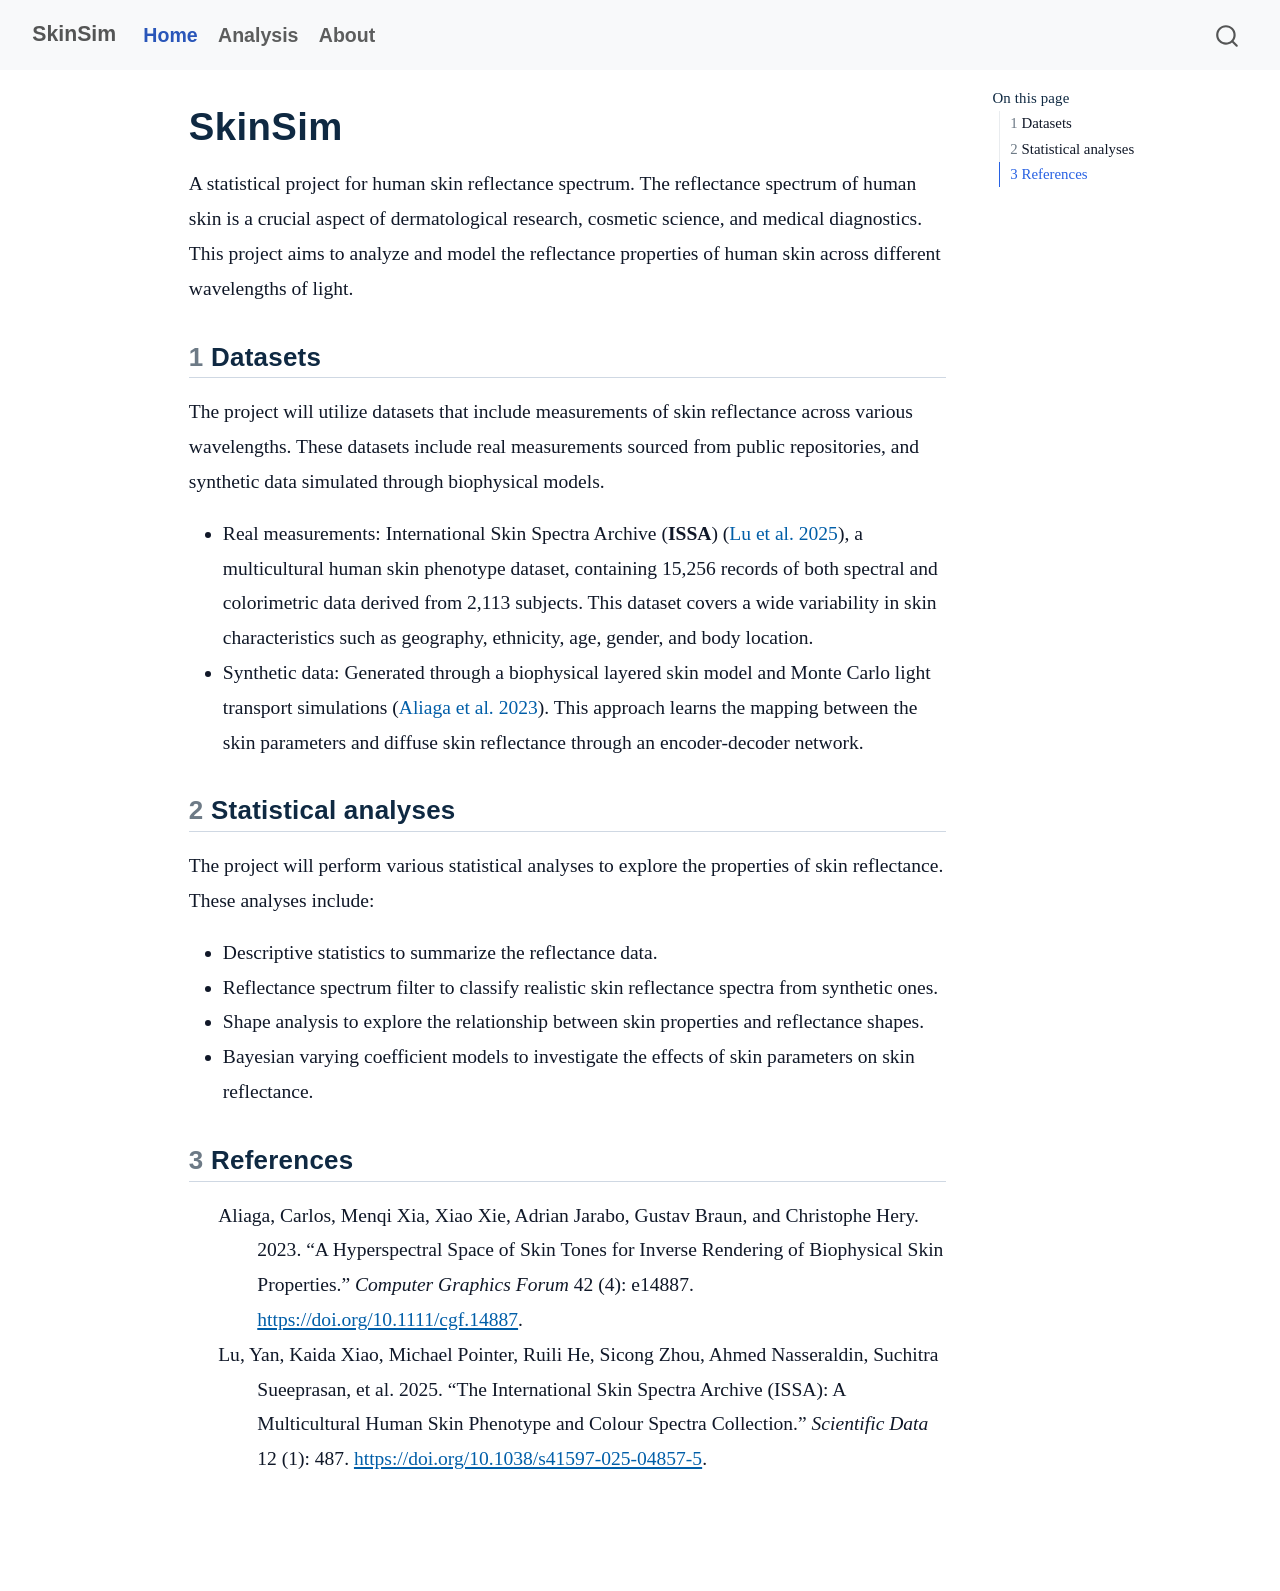
<file: docs/index.html>
<!DOCTYPE html>
<html xmlns="http://www.w3.org/1999/xhtml" lang="en" xml:lang="en"><head>

<meta charset="utf-8">
<meta name="generator" content="quarto-1.8.26">

<meta name="viewport" content="width=device-width, initial-scale=1.0, user-scalable=yes">


<title>SkinSim</title>
<style>
code{white-space: pre-wrap;}
span.smallcaps{font-variant: small-caps;}
div.columns{display: flex; gap: min(4vw, 1.5em);}
div.column{flex: auto; overflow-x: auto;}
div.hanging-indent{margin-left: 1.5em; text-indent: -1.5em;}
ul.task-list{list-style: none;}
ul.task-list li input[type="checkbox"] {
  width: 0.8em;
  margin: 0 0.8em 0.2em -1em; /* quarto-specific, see https://github.com/quarto-dev/quarto-cli/issues/4556 */ 
  vertical-align: middle;
}
/* CSS for citations */
div.csl-bib-body { }
div.csl-entry {
  clear: both;
  margin-bottom: 0em;
}
.hanging-indent div.csl-entry {
  margin-left:2em;
  text-indent:-2em;
}
div.csl-left-margin {
  min-width:2em;
  float:left;
}
div.csl-right-inline {
  margin-left:2em;
  padding-left:1em;
}
div.csl-indent {
  margin-left: 2em;
}</style>


<script src="site_libs/quarto-nav/quarto-nav.js"></script>
<script src="site_libs/quarto-nav/headroom.min.js"></script>
<script src="site_libs/clipboard/clipboard.min.js"></script>
<script src="site_libs/quarto-search/autocomplete.umd.js"></script>
<script src="site_libs/quarto-search/fuse.min.js"></script>
<script src="site_libs/quarto-search/quarto-search.js"></script>
<meta name="quarto:offset" content="./">
<script src="site_libs/quarto-html/quarto.js" type="module"></script>
<script src="site_libs/quarto-html/tabsets/tabsets.js" type="module"></script>
<script src="site_libs/quarto-html/axe/axe-check.js" type="module"></script>
<script src="site_libs/quarto-html/popper.min.js"></script>
<script src="site_libs/quarto-html/tippy.umd.min.js"></script>
<script src="site_libs/quarto-html/anchor.min.js"></script>
<link href="site_libs/quarto-html/tippy.css" rel="stylesheet">
<link href="site_libs/quarto-html/quarto-syntax-highlighting-587c61ba64f3a5504c4d52d930310e48.css" rel="stylesheet" id="quarto-text-highlighting-styles">
<script src="site_libs/bootstrap/bootstrap.min.js"></script>
<link href="site_libs/bootstrap/bootstrap-icons.css" rel="stylesheet">
<link href="site_libs/bootstrap/bootstrap-5b4ad623e5705c0698d39aec6f10cf02.min.css" rel="stylesheet" append-hash="true" id="quarto-bootstrap" data-mode="light">
<script id="quarto-search-options" type="application/json">{
  "location": "navbar",
  "copy-button": false,
  "collapse-after": 3,
  "panel-placement": "end",
  "type": "overlay",
  "limit": 50,
  "keyboard-shortcut": [
    "f",
    "/",
    "s"
  ],
  "show-item-context": false,
  "language": {
    "search-no-results-text": "No results",
    "search-matching-documents-text": "matching documents",
    "search-copy-link-title": "Copy link to search",
    "search-hide-matches-text": "Hide additional matches",
    "search-more-match-text": "more match in this document",
    "search-more-matches-text": "more matches in this document",
    "search-clear-button-title": "Clear",
    "search-text-placeholder": "",
    "search-detached-cancel-button-title": "Cancel",
    "search-submit-button-title": "Submit",
    "search-label": "Search"
  }
}</script>


<link rel="stylesheet" href="styles.css">
</head>

<body class="nav-fixed quarto-light">

<div id="quarto-search-results"></div>
  <header id="quarto-header" class="headroom fixed-top">
    <nav class="navbar navbar-expand-lg " data-bs-theme="dark">
      <div class="navbar-container container-fluid">
      <div class="navbar-brand-container mx-auto">
    <a class="navbar-brand" href="./index.html">
    <span class="navbar-title">SkinSim</span>
    </a>
  </div>
            <div id="quarto-search" class="" title="Search"></div>
          <button class="navbar-toggler" type="button" data-bs-toggle="collapse" data-bs-target="#navbarCollapse" aria-controls="navbarCollapse" role="menu" aria-expanded="false" aria-label="Toggle navigation" onclick="if (window.quartoToggleHeadroom) { window.quartoToggleHeadroom(); }">
  <span class="navbar-toggler-icon"></span>
</button>
          <div class="collapse navbar-collapse" id="navbarCollapse">
            <ul class="navbar-nav navbar-nav-scroll me-auto">
  <li class="nav-item">
    <a class="nav-link active" href="./index.html" aria-current="page"> 
<span class="menu-text">Home</span></a>
  </li>  
  <li class="nav-item">
    <a class="nav-link" href="./analysis/index.html"> 
<span class="menu-text">Analysis</span></a>
  </li>  
  <li class="nav-item">
    <a class="nav-link" href="./about.html"> 
<span class="menu-text">About</span></a>
  </li>  
</ul>
          </div> <!-- /navcollapse -->
            <div class="quarto-navbar-tools">
</div>
      </div> <!-- /container-fluid -->
    </nav>
</header>
<!-- content -->
<div id="quarto-content" class="quarto-container page-columns page-rows-contents page-layout-article page-navbar">
<!-- sidebar -->
<!-- margin-sidebar -->
    <div id="quarto-margin-sidebar" class="sidebar margin-sidebar">
        <nav id="TOC" role="doc-toc" class="toc-active">
    <h2 id="toc-title">On this page</h2>
   
  <ul>
  <li><a href="#datasets" id="toc-datasets" class="nav-link active" data-scroll-target="#datasets"><span class="header-section-number">1</span> Datasets</a></li>
  <li><a href="#statistical-analyses" id="toc-statistical-analyses" class="nav-link" data-scroll-target="#statistical-analyses"><span class="header-section-number">2</span> Statistical analyses</a></li>
  <li><a href="#references" id="toc-references" class="nav-link" data-scroll-target="#references"><span class="header-section-number">3</span> References</a></li>
  </ul>
</nav>
    </div>
<!-- main -->
<main class="content" id="quarto-document-content">

<header id="title-block-header" class="quarto-title-block default">
<div class="quarto-title">
<h1 class="title">SkinSim</h1>
</div>



<div class="quarto-title-meta">

    
  
    
  </div>
  


</header>


<p>A statistical project for human skin reflectance spectrum. The reflectance spectrum of human skin is a crucial aspect of dermatological research, cosmetic science, and medical diagnostics. This project aims to analyze and model the reflectance properties of human skin across different wavelengths of light.</p>
<section id="datasets" class="level2" data-number="1">
<h2 data-number="1" class="anchored" data-anchor-id="datasets"><span class="header-section-number">1</span> Datasets</h2>
<p>The project will utilize datasets that include measurements of skin reflectance across various wavelengths. These datasets include real measurements sourced from public repositories, and synthetic data simulated through biophysical models.</p>
<ul>
<li>Real measurements: International Skin Spectra Archive (<strong>ISSA</strong>) <span class="citation" data-cites="lu2025issa">(<a href="#ref-lu2025issa" role="doc-biblioref">Lu et al. 2025</a>)</span>, a multicultural human skin phenotype dataset, containing 15,256 records of both spectral and colorimetric data derived from 2,113 subjects. This dataset covers a wide variability in skin characteristics such as geography, ethnicity, age, gender, and body location.</li>
<li>Synthetic data: Generated through a biophysical layered skin model and Monte Carlo light transport simulations <span class="citation" data-cites="aliaga2023hyperspectral">(<a href="#ref-aliaga2023hyperspectral" role="doc-biblioref">Aliaga et al. 2023</a>)</span>. This approach learns the mapping between the skin parameters and diffuse skin reflectance through an encoder-decoder network.</li>
</ul>
</section>
<section id="statistical-analyses" class="level2" data-number="2">
<h2 data-number="2" class="anchored" data-anchor-id="statistical-analyses"><span class="header-section-number">2</span> Statistical analyses</h2>
<p>The project will perform various statistical analyses to explore the properties of skin reflectance. These analyses include:</p>
<ul>
<li>Descriptive statistics to summarize the reflectance data.</li>
<li>Reflectance spectrum filter to classify realistic skin reflectance spectra from synthetic ones.</li>
<li>Shape analysis to explore the relationship between skin properties and reflectance shapes.</li>
<li>Bayesian varying coefficient models to investigate the effects of skin parameters on skin reflectance.</li>
</ul>
</section>
<section id="references" class="level2" data-number="3">
<h2 data-number="3" class="anchored" data-anchor-id="references"><span class="header-section-number">3</span> References</h2>
<div id="refs" class="references csl-bib-body hanging-indent" data-entry-spacing="0" role="list">
<div id="ref-aliaga2023hyperspectral" class="csl-entry" role="listitem">
Aliaga, Carlos, Menqi Xia, Xiao Xie, Adrian Jarabo, Gustav Braun, and Christophe Hery. 2023. <span>“A Hyperspectral Space of Skin Tones for Inverse Rendering of Biophysical Skin Properties.”</span> <em>Computer Graphics Forum</em> 42 (4): e14887. <a href="https://doi.org/10.1111/cgf.14887">https://doi.org/10.1111/cgf.14887</a>.
</div>
<div id="ref-lu2025issa" class="csl-entry" role="listitem">
Lu, Yan, Kaida Xiao, Michael Pointer, Ruili He, Sicong Zhou, Ahmed Nasseraldin, Suchitra Sueeprasan, et al. 2025. <span>“The International Skin Spectra Archive (ISSA): A Multicultural Human Skin Phenotype and Colour Spectra Collection.”</span> <em>Scientific Data</em> 12 (1): 487. <a href="https://doi.org/10.1038/s41597-025-04857-5">https://doi.org/10.1038/s41597-025-04857-5</a>.
</div>
</div>


</section>

</main> <!-- /main -->
<script id="quarto-html-after-body" type="application/javascript">
  window.document.addEventListener("DOMContentLoaded", function (event) {
    const icon = "";
    const anchorJS = new window.AnchorJS();
    anchorJS.options = {
      placement: 'right',
      icon: icon
    };
    anchorJS.add('.anchored');
    const isCodeAnnotation = (el) => {
      for (const clz of el.classList) {
        if (clz.startsWith('code-annotation-')) {                     
          return true;
        }
      }
      return false;
    }
    const onCopySuccess = function(e) {
      // button target
      const button = e.trigger;
      // don't keep focus
      button.blur();
      // flash "checked"
      button.classList.add('code-copy-button-checked');
      var currentTitle = button.getAttribute("title");
      button.setAttribute("title", "Copied!");
      let tooltip;
      if (window.bootstrap) {
        button.setAttribute("data-bs-toggle", "tooltip");
        button.setAttribute("data-bs-placement", "left");
        button.setAttribute("data-bs-title", "Copied!");
        tooltip = new bootstrap.Tooltip(button, 
          { trigger: "manual", 
            customClass: "code-copy-button-tooltip",
            offset: [0, -8]});
        tooltip.show();    
      }
      setTimeout(function() {
        if (tooltip) {
          tooltip.hide();
          button.removeAttribute("data-bs-title");
          button.removeAttribute("data-bs-toggle");
          button.removeAttribute("data-bs-placement");
        }
        button.setAttribute("title", currentTitle);
        button.classList.remove('code-copy-button-checked');
      }, 1000);
      // clear code selection
      e.clearSelection();
    }
    const getTextToCopy = function(trigger) {
      const outerScaffold = trigger.parentElement.cloneNode(true);
      const codeEl = outerScaffold.querySelector('code');
      for (const childEl of codeEl.children) {
        if (isCodeAnnotation(childEl)) {
          childEl.remove();
        }
      }
      return codeEl.innerText;
    }
    const clipboard = new window.ClipboardJS('.code-copy-button:not([data-in-quarto-modal])', {
      text: getTextToCopy
    });
    clipboard.on('success', onCopySuccess);
    if (window.document.getElementById('quarto-embedded-source-code-modal')) {
      const clipboardModal = new window.ClipboardJS('.code-copy-button[data-in-quarto-modal]', {
        text: getTextToCopy,
        container: window.document.getElementById('quarto-embedded-source-code-modal')
      });
      clipboardModal.on('success', onCopySuccess);
    }
      var localhostRegex = new RegExp(/^(?:http|https):\/\/localhost\:?[0-9]*\//);
      var mailtoRegex = new RegExp(/^mailto:/);
        var filterRegex = new RegExp('/' + window.location.host + '/');
      var isInternal = (href) => {
          return filterRegex.test(href) || localhostRegex.test(href) || mailtoRegex.test(href);
      }
      // Inspect non-navigation links and adorn them if external
     var links = window.document.querySelectorAll('a[href]:not(.nav-link):not(.navbar-brand):not(.toc-action):not(.sidebar-link):not(.sidebar-item-toggle):not(.pagination-link):not(.no-external):not([aria-hidden]):not(.dropdown-item):not(.quarto-navigation-tool):not(.about-link)');
      for (var i=0; i<links.length; i++) {
        const link = links[i];
        if (!isInternal(link.href)) {
          // undo the damage that might have been done by quarto-nav.js in the case of
          // links that we want to consider external
          if (link.dataset.originalHref !== undefined) {
            link.href = link.dataset.originalHref;
          }
        }
      }
    function tippyHover(el, contentFn, onTriggerFn, onUntriggerFn) {
      const config = {
        allowHTML: true,
        maxWidth: 500,
        delay: 100,
        arrow: false,
        appendTo: function(el) {
            return el.parentElement;
        },
        interactive: true,
        interactiveBorder: 10,
        theme: 'quarto',
        placement: 'bottom-start',
      };
      if (contentFn) {
        config.content = contentFn;
      }
      if (onTriggerFn) {
        config.onTrigger = onTriggerFn;
      }
      if (onUntriggerFn) {
        config.onUntrigger = onUntriggerFn;
      }
      window.tippy(el, config); 
    }
    const noterefs = window.document.querySelectorAll('a[role="doc-noteref"]');
    for (var i=0; i<noterefs.length; i++) {
      const ref = noterefs[i];
      tippyHover(ref, function() {
        // use id or data attribute instead here
        let href = ref.getAttribute('data-footnote-href') || ref.getAttribute('href');
        try { href = new URL(href).hash; } catch {}
        const id = href.replace(/^#\/?/, "");
        const note = window.document.getElementById(id);
        if (note) {
          return note.innerHTML;
        } else {
          return "";
        }
      });
    }
    const xrefs = window.document.querySelectorAll('a.quarto-xref');
    const processXRef = (id, note) => {
      // Strip column container classes
      const stripColumnClz = (el) => {
        el.classList.remove("page-full", "page-columns");
        if (el.children) {
          for (const child of el.children) {
            stripColumnClz(child);
          }
        }
      }
      stripColumnClz(note)
      if (id === null || id.startsWith('sec-')) {
        // Special case sections, only their first couple elements
        const container = document.createElement("div");
        if (note.children && note.children.length > 2) {
          container.appendChild(note.children[0].cloneNode(true));
          for (let i = 1; i < note.children.length; i++) {
            const child = note.children[i];
            if (child.tagName === "P" && child.innerText === "") {
              continue;
            } else {
              container.appendChild(child.cloneNode(true));
              break;
            }
          }
          if (window.Quarto?.typesetMath) {
            window.Quarto.typesetMath(container);
          }
          return container.innerHTML
        } else {
          if (window.Quarto?.typesetMath) {
            window.Quarto.typesetMath(note);
          }
          return note.innerHTML;
        }
      } else {
        // Remove any anchor links if they are present
        const anchorLink = note.querySelector('a.anchorjs-link');
        if (anchorLink) {
          anchorLink.remove();
        }
        if (window.Quarto?.typesetMath) {
          window.Quarto.typesetMath(note);
        }
        if (note.classList.contains("callout")) {
          return note.outerHTML;
        } else {
          return note.innerHTML;
        }
      }
    }
    for (var i=0; i<xrefs.length; i++) {
      const xref = xrefs[i];
      tippyHover(xref, undefined, function(instance) {
        instance.disable();
        let url = xref.getAttribute('href');
        let hash = undefined; 
        if (url.startsWith('#')) {
          hash = url;
        } else {
          try { hash = new URL(url).hash; } catch {}
        }
        if (hash) {
          const id = hash.replace(/^#\/?/, "");
          const note = window.document.getElementById(id);
          if (note !== null) {
            try {
              const html = processXRef(id, note.cloneNode(true));
              instance.setContent(html);
            } finally {
              instance.enable();
              instance.show();
            }
          } else {
            // See if we can fetch this
            fetch(url.split('#')[0])
            .then(res => res.text())
            .then(html => {
              const parser = new DOMParser();
              const htmlDoc = parser.parseFromString(html, "text/html");
              const note = htmlDoc.getElementById(id);
              if (note !== null) {
                const html = processXRef(id, note);
                instance.setContent(html);
              } 
            }).finally(() => {
              instance.enable();
              instance.show();
            });
          }
        } else {
          // See if we can fetch a full url (with no hash to target)
          // This is a special case and we should probably do some content thinning / targeting
          fetch(url)
          .then(res => res.text())
          .then(html => {
            const parser = new DOMParser();
            const htmlDoc = parser.parseFromString(html, "text/html");
            const note = htmlDoc.querySelector('main.content');
            if (note !== null) {
              // This should only happen for chapter cross references
              // (since there is no id in the URL)
              // remove the first header
              if (note.children.length > 0 && note.children[0].tagName === "HEADER") {
                note.children[0].remove();
              }
              const html = processXRef(null, note);
              instance.setContent(html);
            } 
          }).finally(() => {
            instance.enable();
            instance.show();
          });
        }
      }, function(instance) {
      });
    }
        let selectedAnnoteEl;
        const selectorForAnnotation = ( cell, annotation) => {
          let cellAttr = 'data-code-cell="' + cell + '"';
          let lineAttr = 'data-code-annotation="' +  annotation + '"';
          const selector = 'span[' + cellAttr + '][' + lineAttr + ']';
          return selector;
        }
        const selectCodeLines = (annoteEl) => {
          const doc = window.document;
          const targetCell = annoteEl.getAttribute("data-target-cell");
          const targetAnnotation = annoteEl.getAttribute("data-target-annotation");
          const annoteSpan = window.document.querySelector(selectorForAnnotation(targetCell, targetAnnotation));
          const lines = annoteSpan.getAttribute("data-code-lines").split(",");
          const lineIds = lines.map((line) => {
            return targetCell + "-" + line;
          })
          let top = null;
          let height = null;
          let parent = null;
          if (lineIds.length > 0) {
              //compute the position of the single el (top and bottom and make a div)
              const el = window.document.getElementById(lineIds[0]);
              top = el.offsetTop;
              height = el.offsetHeight;
              parent = el.parentElement.parentElement;
            if (lineIds.length > 1) {
              const lastEl = window.document.getElementById(lineIds[lineIds.length - 1]);
              const bottom = lastEl.offsetTop + lastEl.offsetHeight;
              height = bottom - top;
            }
            if (top !== null && height !== null && parent !== null) {
              // cook up a div (if necessary) and position it 
              let div = window.document.getElementById("code-annotation-line-highlight");
              if (div === null) {
                div = window.document.createElement("div");
                div.setAttribute("id", "code-annotation-line-highlight");
                div.style.position = 'absolute';
                parent.appendChild(div);
              }
              div.style.top = top - 2 + "px";
              div.style.height = height + 4 + "px";
              div.style.left = 0;
              let gutterDiv = window.document.getElementById("code-annotation-line-highlight-gutter");
              if (gutterDiv === null) {
                gutterDiv = window.document.createElement("div");
                gutterDiv.setAttribute("id", "code-annotation-line-highlight-gutter");
                gutterDiv.style.position = 'absolute';
                const codeCell = window.document.getElementById(targetCell);
                const gutter = codeCell.querySelector('.code-annotation-gutter');
                gutter.appendChild(gutterDiv);
              }
              gutterDiv.style.top = top - 2 + "px";
              gutterDiv.style.height = height + 4 + "px";
            }
            selectedAnnoteEl = annoteEl;
          }
        };
        const unselectCodeLines = () => {
          const elementsIds = ["code-annotation-line-highlight", "code-annotation-line-highlight-gutter"];
          elementsIds.forEach((elId) => {
            const div = window.document.getElementById(elId);
            if (div) {
              div.remove();
            }
          });
          selectedAnnoteEl = undefined;
        };
          // Handle positioning of the toggle
      window.addEventListener(
        "resize",
        throttle(() => {
          elRect = undefined;
          if (selectedAnnoteEl) {
            selectCodeLines(selectedAnnoteEl);
          }
        }, 10)
      );
      function throttle(fn, ms) {
      let throttle = false;
      let timer;
        return (...args) => {
          if(!throttle) { // first call gets through
              fn.apply(this, args);
              throttle = true;
          } else { // all the others get throttled
              if(timer) clearTimeout(timer); // cancel #2
              timer = setTimeout(() => {
                fn.apply(this, args);
                timer = throttle = false;
              }, ms);
          }
        };
      }
        // Attach click handler to the DT
        const annoteDls = window.document.querySelectorAll('dt[data-target-cell]');
        for (const annoteDlNode of annoteDls) {
          annoteDlNode.addEventListener('click', (event) => {
            const clickedEl = event.target;
            if (clickedEl !== selectedAnnoteEl) {
              unselectCodeLines();
              const activeEl = window.document.querySelector('dt[data-target-cell].code-annotation-active');
              if (activeEl) {
                activeEl.classList.remove('code-annotation-active');
              }
              selectCodeLines(clickedEl);
              clickedEl.classList.add('code-annotation-active');
            } else {
              // Unselect the line
              unselectCodeLines();
              clickedEl.classList.remove('code-annotation-active');
            }
          });
        }
    const findCites = (el) => {
      const parentEl = el.parentElement;
      if (parentEl) {
        const cites = parentEl.dataset.cites;
        if (cites) {
          return {
            el,
            cites: cites.split(' ')
          };
        } else {
          return findCites(el.parentElement)
        }
      } else {
        return undefined;
      }
    };
    var bibliorefs = window.document.querySelectorAll('a[role="doc-biblioref"]');
    for (var i=0; i<bibliorefs.length; i++) {
      const ref = bibliorefs[i];
      const citeInfo = findCites(ref);
      if (citeInfo) {
        tippyHover(citeInfo.el, function() {
          var popup = window.document.createElement('div');
          citeInfo.cites.forEach(function(cite) {
            var citeDiv = window.document.createElement('div');
            citeDiv.classList.add('hanging-indent');
            citeDiv.classList.add('csl-entry');
            var biblioDiv = window.document.getElementById('ref-' + cite);
            if (biblioDiv) {
              citeDiv.innerHTML = biblioDiv.innerHTML;
            }
            popup.appendChild(citeDiv);
          });
          return popup.innerHTML;
        });
      }
    }
  });
  </script>
</div> <!-- /content -->




</body></html>
</file>
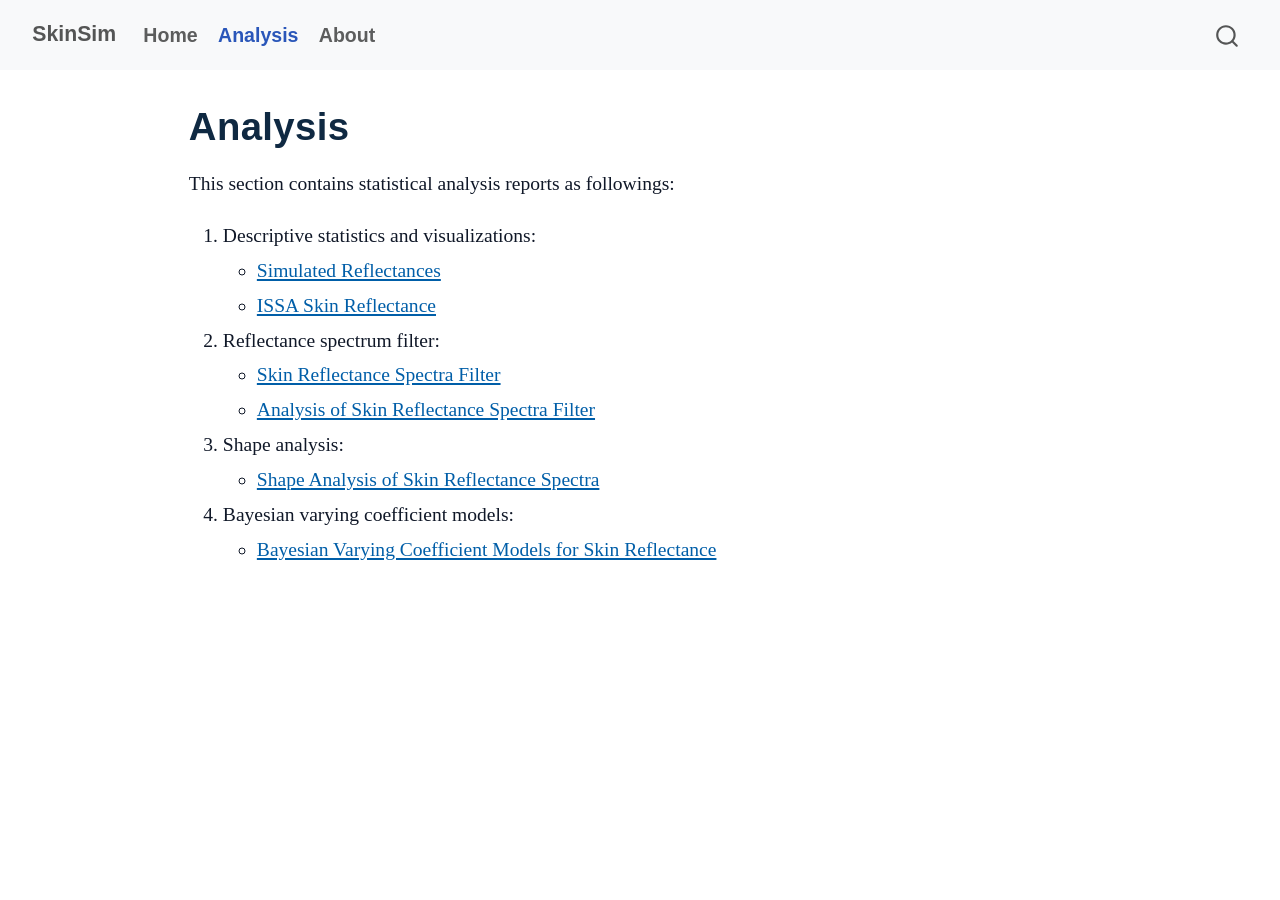
<file: docs/analysis/index.html>
<!DOCTYPE html>
<html xmlns="http://www.w3.org/1999/xhtml" lang="en" xml:lang="en"><head>

<meta charset="utf-8">
<meta name="generator" content="quarto-1.8.26">

<meta name="viewport" content="width=device-width, initial-scale=1.0, user-scalable=yes">


<title>Analysis – SkinSim</title>
<style>
code{white-space: pre-wrap;}
span.smallcaps{font-variant: small-caps;}
div.columns{display: flex; gap: min(4vw, 1.5em);}
div.column{flex: auto; overflow-x: auto;}
div.hanging-indent{margin-left: 1.5em; text-indent: -1.5em;}
ul.task-list{list-style: none;}
ul.task-list li input[type="checkbox"] {
  width: 0.8em;
  margin: 0 0.8em 0.2em -1em; /* quarto-specific, see https://github.com/quarto-dev/quarto-cli/issues/4556 */ 
  vertical-align: middle;
}
</style>


<script src="../site_libs/quarto-nav/quarto-nav.js"></script>
<script src="../site_libs/quarto-nav/headroom.min.js"></script>
<script src="../site_libs/clipboard/clipboard.min.js"></script>
<script src="../site_libs/quarto-search/autocomplete.umd.js"></script>
<script src="../site_libs/quarto-search/fuse.min.js"></script>
<script src="../site_libs/quarto-search/quarto-search.js"></script>
<meta name="quarto:offset" content="../">
<script src="../site_libs/quarto-html/quarto.js" type="module"></script>
<script src="../site_libs/quarto-html/tabsets/tabsets.js" type="module"></script>
<script src="../site_libs/quarto-html/axe/axe-check.js" type="module"></script>
<script src="../site_libs/quarto-html/popper.min.js"></script>
<script src="../site_libs/quarto-html/tippy.umd.min.js"></script>
<script src="../site_libs/quarto-html/anchor.min.js"></script>
<link href="../site_libs/quarto-html/tippy.css" rel="stylesheet">
<link href="../site_libs/quarto-html/quarto-syntax-highlighting-587c61ba64f3a5504c4d52d930310e48.css" rel="stylesheet" id="quarto-text-highlighting-styles">
<script src="../site_libs/bootstrap/bootstrap.min.js"></script>
<link href="../site_libs/bootstrap/bootstrap-icons.css" rel="stylesheet">
<link href="../site_libs/bootstrap/bootstrap-5b4ad623e5705c0698d39aec6f10cf02.min.css" rel="stylesheet" append-hash="true" id="quarto-bootstrap" data-mode="light">
<script id="quarto-search-options" type="application/json">{
  "location": "navbar",
  "copy-button": false,
  "collapse-after": 3,
  "panel-placement": "end",
  "type": "overlay",
  "limit": 50,
  "keyboard-shortcut": [
    "f",
    "/",
    "s"
  ],
  "show-item-context": false,
  "language": {
    "search-no-results-text": "No results",
    "search-matching-documents-text": "matching documents",
    "search-copy-link-title": "Copy link to search",
    "search-hide-matches-text": "Hide additional matches",
    "search-more-match-text": "more match in this document",
    "search-more-matches-text": "more matches in this document",
    "search-clear-button-title": "Clear",
    "search-text-placeholder": "",
    "search-detached-cancel-button-title": "Cancel",
    "search-submit-button-title": "Submit",
    "search-label": "Search"
  }
}</script>


<link rel="stylesheet" href="../styles.css">
</head>

<body class="nav-fixed quarto-light">

<div id="quarto-search-results"></div>
  <header id="quarto-header" class="headroom fixed-top">
    <nav class="navbar navbar-expand-lg " data-bs-theme="dark">
      <div class="navbar-container container-fluid">
      <div class="navbar-brand-container mx-auto">
    <a class="navbar-brand" href="../index.html">
    <span class="navbar-title">SkinSim</span>
    </a>
  </div>
            <div id="quarto-search" class="" title="Search"></div>
          <button class="navbar-toggler" type="button" data-bs-toggle="collapse" data-bs-target="#navbarCollapse" aria-controls="navbarCollapse" role="menu" aria-expanded="false" aria-label="Toggle navigation" onclick="if (window.quartoToggleHeadroom) { window.quartoToggleHeadroom(); }">
  <span class="navbar-toggler-icon"></span>
</button>
          <div class="collapse navbar-collapse" id="navbarCollapse">
            <ul class="navbar-nav navbar-nav-scroll me-auto">
  <li class="nav-item">
    <a class="nav-link" href="../index.html"> 
<span class="menu-text">Home</span></a>
  </li>  
  <li class="nav-item">
    <a class="nav-link active" href="../analysis/index.html" aria-current="page"> 
<span class="menu-text">Analysis</span></a>
  </li>  
  <li class="nav-item">
    <a class="nav-link" href="../about.html"> 
<span class="menu-text">About</span></a>
  </li>  
</ul>
          </div> <!-- /navcollapse -->
            <div class="quarto-navbar-tools">
</div>
      </div> <!-- /container-fluid -->
    </nav>
</header>
<!-- content -->
<div id="quarto-content" class="quarto-container page-columns page-rows-contents page-layout-article page-navbar">
<!-- sidebar -->
<!-- margin-sidebar -->
    <div id="quarto-margin-sidebar" class="sidebar margin-sidebar zindex-bottom">
        
    </div>
<!-- main -->
<main class="content" id="quarto-document-content">

<header id="title-block-header" class="quarto-title-block default">
<div class="quarto-title">
<h1 class="title">Analysis</h1>
</div>



<div class="quarto-title-meta">

    
  
    
  </div>
  


</header>


<p>This section contains statistical analysis reports as followings:</p>
<ol type="1">
<li>Descriptive statistics and visualizations:
<ul>
<li><a href="../analysis/sim_data.html">Simulated Reflectances</a></li>
<li><a href="../notebooks/issa_data.html">ISSA Skin Reflectance</a></li>
</ul></li>
<li>Reflectance spectrum filter:
<ul>
<li><a href="../notebooks/spectra_filter.html">Skin Reflectance Spectra Filter</a></li>
<li><a href="../notebooks/spectra_params.html">Analysis of Skin Reflectance Spectra Filter</a></li>
</ul></li>
<li>Shape analysis:
<ul>
<li><a href="../notebooks/shape.html">Shape Analysis of Skin Reflectance Spectra</a></li>
</ul></li>
<li>Bayesian varying coefficient models:
<ul>
<li><a href="../notebooks/bvcm.html">Bayesian Varying Coefficient Models for Skin Reflectance</a></li>
</ul></li>
</ol>



</main> <!-- /main -->
<script id="quarto-html-after-body" type="application/javascript">
  window.document.addEventListener("DOMContentLoaded", function (event) {
    const icon = "";
    const anchorJS = new window.AnchorJS();
    anchorJS.options = {
      placement: 'right',
      icon: icon
    };
    anchorJS.add('.anchored');
    const isCodeAnnotation = (el) => {
      for (const clz of el.classList) {
        if (clz.startsWith('code-annotation-')) {                     
          return true;
        }
      }
      return false;
    }
    const onCopySuccess = function(e) {
      // button target
      const button = e.trigger;
      // don't keep focus
      button.blur();
      // flash "checked"
      button.classList.add('code-copy-button-checked');
      var currentTitle = button.getAttribute("title");
      button.setAttribute("title", "Copied!");
      let tooltip;
      if (window.bootstrap) {
        button.setAttribute("data-bs-toggle", "tooltip");
        button.setAttribute("data-bs-placement", "left");
        button.setAttribute("data-bs-title", "Copied!");
        tooltip = new bootstrap.Tooltip(button, 
          { trigger: "manual", 
            customClass: "code-copy-button-tooltip",
            offset: [0, -8]});
        tooltip.show();    
      }
      setTimeout(function() {
        if (tooltip) {
          tooltip.hide();
          button.removeAttribute("data-bs-title");
          button.removeAttribute("data-bs-toggle");
          button.removeAttribute("data-bs-placement");
        }
        button.setAttribute("title", currentTitle);
        button.classList.remove('code-copy-button-checked');
      }, 1000);
      // clear code selection
      e.clearSelection();
    }
    const getTextToCopy = function(trigger) {
      const outerScaffold = trigger.parentElement.cloneNode(true);
      const codeEl = outerScaffold.querySelector('code');
      for (const childEl of codeEl.children) {
        if (isCodeAnnotation(childEl)) {
          childEl.remove();
        }
      }
      return codeEl.innerText;
    }
    const clipboard = new window.ClipboardJS('.code-copy-button:not([data-in-quarto-modal])', {
      text: getTextToCopy
    });
    clipboard.on('success', onCopySuccess);
    if (window.document.getElementById('quarto-embedded-source-code-modal')) {
      const clipboardModal = new window.ClipboardJS('.code-copy-button[data-in-quarto-modal]', {
        text: getTextToCopy,
        container: window.document.getElementById('quarto-embedded-source-code-modal')
      });
      clipboardModal.on('success', onCopySuccess);
    }
      var localhostRegex = new RegExp(/^(?:http|https):\/\/localhost\:?[0-9]*\//);
      var mailtoRegex = new RegExp(/^mailto:/);
        var filterRegex = new RegExp('/' + window.location.host + '/');
      var isInternal = (href) => {
          return filterRegex.test(href) || localhostRegex.test(href) || mailtoRegex.test(href);
      }
      // Inspect non-navigation links and adorn them if external
     var links = window.document.querySelectorAll('a[href]:not(.nav-link):not(.navbar-brand):not(.toc-action):not(.sidebar-link):not(.sidebar-item-toggle):not(.pagination-link):not(.no-external):not([aria-hidden]):not(.dropdown-item):not(.quarto-navigation-tool):not(.about-link)');
      for (var i=0; i<links.length; i++) {
        const link = links[i];
        if (!isInternal(link.href)) {
          // undo the damage that might have been done by quarto-nav.js in the case of
          // links that we want to consider external
          if (link.dataset.originalHref !== undefined) {
            link.href = link.dataset.originalHref;
          }
        }
      }
    function tippyHover(el, contentFn, onTriggerFn, onUntriggerFn) {
      const config = {
        allowHTML: true,
        maxWidth: 500,
        delay: 100,
        arrow: false,
        appendTo: function(el) {
            return el.parentElement;
        },
        interactive: true,
        interactiveBorder: 10,
        theme: 'quarto',
        placement: 'bottom-start',
      };
      if (contentFn) {
        config.content = contentFn;
      }
      if (onTriggerFn) {
        config.onTrigger = onTriggerFn;
      }
      if (onUntriggerFn) {
        config.onUntrigger = onUntriggerFn;
      }
      window.tippy(el, config); 
    }
    const noterefs = window.document.querySelectorAll('a[role="doc-noteref"]');
    for (var i=0; i<noterefs.length; i++) {
      const ref = noterefs[i];
      tippyHover(ref, function() {
        // use id or data attribute instead here
        let href = ref.getAttribute('data-footnote-href') || ref.getAttribute('href');
        try { href = new URL(href).hash; } catch {}
        const id = href.replace(/^#\/?/, "");
        const note = window.document.getElementById(id);
        if (note) {
          return note.innerHTML;
        } else {
          return "";
        }
      });
    }
    const xrefs = window.document.querySelectorAll('a.quarto-xref');
    const processXRef = (id, note) => {
      // Strip column container classes
      const stripColumnClz = (el) => {
        el.classList.remove("page-full", "page-columns");
        if (el.children) {
          for (const child of el.children) {
            stripColumnClz(child);
          }
        }
      }
      stripColumnClz(note)
      if (id === null || id.startsWith('sec-')) {
        // Special case sections, only their first couple elements
        const container = document.createElement("div");
        if (note.children && note.children.length > 2) {
          container.appendChild(note.children[0].cloneNode(true));
          for (let i = 1; i < note.children.length; i++) {
            const child = note.children[i];
            if (child.tagName === "P" && child.innerText === "") {
              continue;
            } else {
              container.appendChild(child.cloneNode(true));
              break;
            }
          }
          if (window.Quarto?.typesetMath) {
            window.Quarto.typesetMath(container);
          }
          return container.innerHTML
        } else {
          if (window.Quarto?.typesetMath) {
            window.Quarto.typesetMath(note);
          }
          return note.innerHTML;
        }
      } else {
        // Remove any anchor links if they are present
        const anchorLink = note.querySelector('a.anchorjs-link');
        if (anchorLink) {
          anchorLink.remove();
        }
        if (window.Quarto?.typesetMath) {
          window.Quarto.typesetMath(note);
        }
        if (note.classList.contains("callout")) {
          return note.outerHTML;
        } else {
          return note.innerHTML;
        }
      }
    }
    for (var i=0; i<xrefs.length; i++) {
      const xref = xrefs[i];
      tippyHover(xref, undefined, function(instance) {
        instance.disable();
        let url = xref.getAttribute('href');
        let hash = undefined; 
        if (url.startsWith('#')) {
          hash = url;
        } else {
          try { hash = new URL(url).hash; } catch {}
        }
        if (hash) {
          const id = hash.replace(/^#\/?/, "");
          const note = window.document.getElementById(id);
          if (note !== null) {
            try {
              const html = processXRef(id, note.cloneNode(true));
              instance.setContent(html);
            } finally {
              instance.enable();
              instance.show();
            }
          } else {
            // See if we can fetch this
            fetch(url.split('#')[0])
            .then(res => res.text())
            .then(html => {
              const parser = new DOMParser();
              const htmlDoc = parser.parseFromString(html, "text/html");
              const note = htmlDoc.getElementById(id);
              if (note !== null) {
                const html = processXRef(id, note);
                instance.setContent(html);
              } 
            }).finally(() => {
              instance.enable();
              instance.show();
            });
          }
        } else {
          // See if we can fetch a full url (with no hash to target)
          // This is a special case and we should probably do some content thinning / targeting
          fetch(url)
          .then(res => res.text())
          .then(html => {
            const parser = new DOMParser();
            const htmlDoc = parser.parseFromString(html, "text/html");
            const note = htmlDoc.querySelector('main.content');
            if (note !== null) {
              // This should only happen for chapter cross references
              // (since there is no id in the URL)
              // remove the first header
              if (note.children.length > 0 && note.children[0].tagName === "HEADER") {
                note.children[0].remove();
              }
              const html = processXRef(null, note);
              instance.setContent(html);
            } 
          }).finally(() => {
            instance.enable();
            instance.show();
          });
        }
      }, function(instance) {
      });
    }
        let selectedAnnoteEl;
        const selectorForAnnotation = ( cell, annotation) => {
          let cellAttr = 'data-code-cell="' + cell + '"';
          let lineAttr = 'data-code-annotation="' +  annotation + '"';
          const selector = 'span[' + cellAttr + '][' + lineAttr + ']';
          return selector;
        }
        const selectCodeLines = (annoteEl) => {
          const doc = window.document;
          const targetCell = annoteEl.getAttribute("data-target-cell");
          const targetAnnotation = annoteEl.getAttribute("data-target-annotation");
          const annoteSpan = window.document.querySelector(selectorForAnnotation(targetCell, targetAnnotation));
          const lines = annoteSpan.getAttribute("data-code-lines").split(",");
          const lineIds = lines.map((line) => {
            return targetCell + "-" + line;
          })
          let top = null;
          let height = null;
          let parent = null;
          if (lineIds.length > 0) {
              //compute the position of the single el (top and bottom and make a div)
              const el = window.document.getElementById(lineIds[0]);
              top = el.offsetTop;
              height = el.offsetHeight;
              parent = el.parentElement.parentElement;
            if (lineIds.length > 1) {
              const lastEl = window.document.getElementById(lineIds[lineIds.length - 1]);
              const bottom = lastEl.offsetTop + lastEl.offsetHeight;
              height = bottom - top;
            }
            if (top !== null && height !== null && parent !== null) {
              // cook up a div (if necessary) and position it 
              let div = window.document.getElementById("code-annotation-line-highlight");
              if (div === null) {
                div = window.document.createElement("div");
                div.setAttribute("id", "code-annotation-line-highlight");
                div.style.position = 'absolute';
                parent.appendChild(div);
              }
              div.style.top = top - 2 + "px";
              div.style.height = height + 4 + "px";
              div.style.left = 0;
              let gutterDiv = window.document.getElementById("code-annotation-line-highlight-gutter");
              if (gutterDiv === null) {
                gutterDiv = window.document.createElement("div");
                gutterDiv.setAttribute("id", "code-annotation-line-highlight-gutter");
                gutterDiv.style.position = 'absolute';
                const codeCell = window.document.getElementById(targetCell);
                const gutter = codeCell.querySelector('.code-annotation-gutter');
                gutter.appendChild(gutterDiv);
              }
              gutterDiv.style.top = top - 2 + "px";
              gutterDiv.style.height = height + 4 + "px";
            }
            selectedAnnoteEl = annoteEl;
          }
        };
        const unselectCodeLines = () => {
          const elementsIds = ["code-annotation-line-highlight", "code-annotation-line-highlight-gutter"];
          elementsIds.forEach((elId) => {
            const div = window.document.getElementById(elId);
            if (div) {
              div.remove();
            }
          });
          selectedAnnoteEl = undefined;
        };
          // Handle positioning of the toggle
      window.addEventListener(
        "resize",
        throttle(() => {
          elRect = undefined;
          if (selectedAnnoteEl) {
            selectCodeLines(selectedAnnoteEl);
          }
        }, 10)
      );
      function throttle(fn, ms) {
      let throttle = false;
      let timer;
        return (...args) => {
          if(!throttle) { // first call gets through
              fn.apply(this, args);
              throttle = true;
          } else { // all the others get throttled
              if(timer) clearTimeout(timer); // cancel #2
              timer = setTimeout(() => {
                fn.apply(this, args);
                timer = throttle = false;
              }, ms);
          }
        };
      }
        // Attach click handler to the DT
        const annoteDls = window.document.querySelectorAll('dt[data-target-cell]');
        for (const annoteDlNode of annoteDls) {
          annoteDlNode.addEventListener('click', (event) => {
            const clickedEl = event.target;
            if (clickedEl !== selectedAnnoteEl) {
              unselectCodeLines();
              const activeEl = window.document.querySelector('dt[data-target-cell].code-annotation-active');
              if (activeEl) {
                activeEl.classList.remove('code-annotation-active');
              }
              selectCodeLines(clickedEl);
              clickedEl.classList.add('code-annotation-active');
            } else {
              // Unselect the line
              unselectCodeLines();
              clickedEl.classList.remove('code-annotation-active');
            }
          });
        }
    const findCites = (el) => {
      const parentEl = el.parentElement;
      if (parentEl) {
        const cites = parentEl.dataset.cites;
        if (cites) {
          return {
            el,
            cites: cites.split(' ')
          };
        } else {
          return findCites(el.parentElement)
        }
      } else {
        return undefined;
      }
    };
    var bibliorefs = window.document.querySelectorAll('a[role="doc-biblioref"]');
    for (var i=0; i<bibliorefs.length; i++) {
      const ref = bibliorefs[i];
      const citeInfo = findCites(ref);
      if (citeInfo) {
        tippyHover(citeInfo.el, function() {
          var popup = window.document.createElement('div');
          citeInfo.cites.forEach(function(cite) {
            var citeDiv = window.document.createElement('div');
            citeDiv.classList.add('hanging-indent');
            citeDiv.classList.add('csl-entry');
            var biblioDiv = window.document.getElementById('ref-' + cite);
            if (biblioDiv) {
              citeDiv.innerHTML = biblioDiv.innerHTML;
            }
            popup.appendChild(citeDiv);
          });
          return popup.innerHTML;
        });
      }
    }
  });
  </script>
</div> <!-- /content -->




</body></html>
</file>
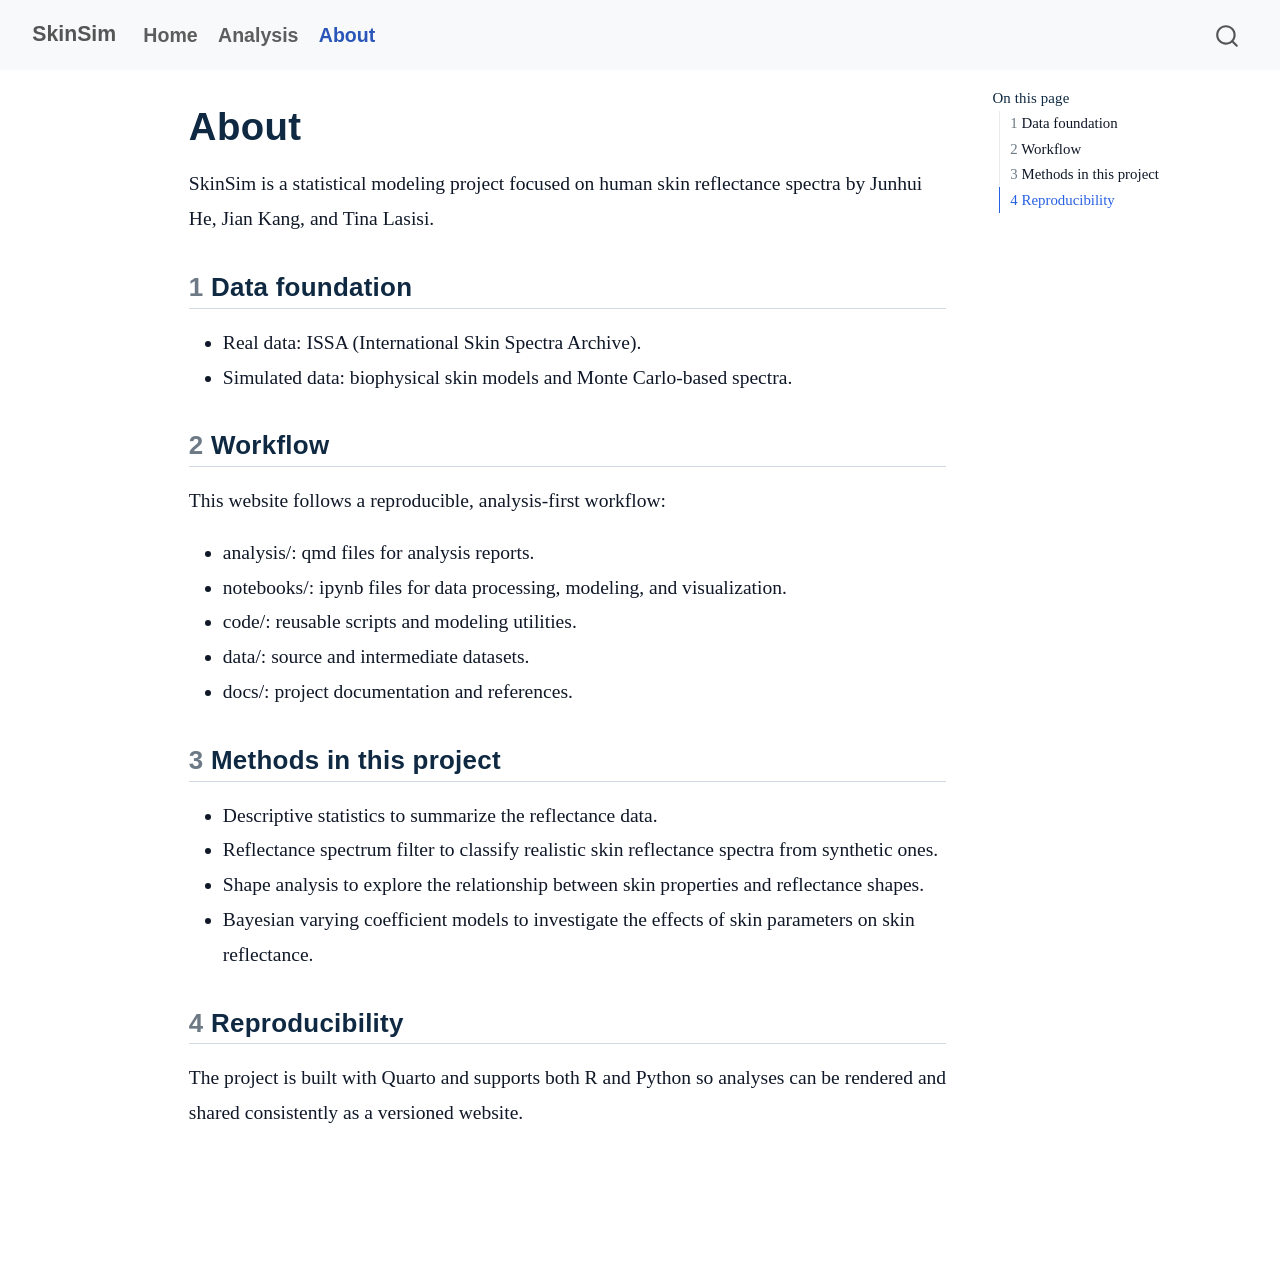
<file: docs/about.html>
<!DOCTYPE html>
<html xmlns="http://www.w3.org/1999/xhtml" lang="en" xml:lang="en"><head>

<meta charset="utf-8">
<meta name="generator" content="quarto-1.8.26">

<meta name="viewport" content="width=device-width, initial-scale=1.0, user-scalable=yes">


<title>About – SkinSim</title>
<style>
code{white-space: pre-wrap;}
span.smallcaps{font-variant: small-caps;}
div.columns{display: flex; gap: min(4vw, 1.5em);}
div.column{flex: auto; overflow-x: auto;}
div.hanging-indent{margin-left: 1.5em; text-indent: -1.5em;}
ul.task-list{list-style: none;}
ul.task-list li input[type="checkbox"] {
  width: 0.8em;
  margin: 0 0.8em 0.2em -1em; /* quarto-specific, see https://github.com/quarto-dev/quarto-cli/issues/4556 */ 
  vertical-align: middle;
}
</style>


<script src="site_libs/quarto-nav/quarto-nav.js"></script>
<script src="site_libs/quarto-nav/headroom.min.js"></script>
<script src="site_libs/clipboard/clipboard.min.js"></script>
<script src="site_libs/quarto-search/autocomplete.umd.js"></script>
<script src="site_libs/quarto-search/fuse.min.js"></script>
<script src="site_libs/quarto-search/quarto-search.js"></script>
<meta name="quarto:offset" content="./">
<script src="site_libs/quarto-html/quarto.js" type="module"></script>
<script src="site_libs/quarto-html/tabsets/tabsets.js" type="module"></script>
<script src="site_libs/quarto-html/axe/axe-check.js" type="module"></script>
<script src="site_libs/quarto-html/popper.min.js"></script>
<script src="site_libs/quarto-html/tippy.umd.min.js"></script>
<script src="site_libs/quarto-html/anchor.min.js"></script>
<link href="site_libs/quarto-html/tippy.css" rel="stylesheet">
<link href="site_libs/quarto-html/quarto-syntax-highlighting-587c61ba64f3a5504c4d52d930310e48.css" rel="stylesheet" id="quarto-text-highlighting-styles">
<script src="site_libs/bootstrap/bootstrap.min.js"></script>
<link href="site_libs/bootstrap/bootstrap-icons.css" rel="stylesheet">
<link href="site_libs/bootstrap/bootstrap-5b4ad623e5705c0698d39aec6f10cf02.min.css" rel="stylesheet" append-hash="true" id="quarto-bootstrap" data-mode="light">
<script id="quarto-search-options" type="application/json">{
  "location": "navbar",
  "copy-button": false,
  "collapse-after": 3,
  "panel-placement": "end",
  "type": "overlay",
  "limit": 50,
  "keyboard-shortcut": [
    "f",
    "/",
    "s"
  ],
  "show-item-context": false,
  "language": {
    "search-no-results-text": "No results",
    "search-matching-documents-text": "matching documents",
    "search-copy-link-title": "Copy link to search",
    "search-hide-matches-text": "Hide additional matches",
    "search-more-match-text": "more match in this document",
    "search-more-matches-text": "more matches in this document",
    "search-clear-button-title": "Clear",
    "search-text-placeholder": "",
    "search-detached-cancel-button-title": "Cancel",
    "search-submit-button-title": "Submit",
    "search-label": "Search"
  }
}</script>


<link rel="stylesheet" href="styles.css">
</head>

<body class="nav-fixed quarto-light">

<div id="quarto-search-results"></div>
  <header id="quarto-header" class="headroom fixed-top">
    <nav class="navbar navbar-expand-lg " data-bs-theme="dark">
      <div class="navbar-container container-fluid">
      <div class="navbar-brand-container mx-auto">
    <a class="navbar-brand" href="./index.html">
    <span class="navbar-title">SkinSim</span>
    </a>
  </div>
            <div id="quarto-search" class="" title="Search"></div>
          <button class="navbar-toggler" type="button" data-bs-toggle="collapse" data-bs-target="#navbarCollapse" aria-controls="navbarCollapse" role="menu" aria-expanded="false" aria-label="Toggle navigation" onclick="if (window.quartoToggleHeadroom) { window.quartoToggleHeadroom(); }">
  <span class="navbar-toggler-icon"></span>
</button>
          <div class="collapse navbar-collapse" id="navbarCollapse">
            <ul class="navbar-nav navbar-nav-scroll me-auto">
  <li class="nav-item">
    <a class="nav-link" href="./index.html"> 
<span class="menu-text">Home</span></a>
  </li>  
  <li class="nav-item">
    <a class="nav-link" href="./analysis/index.html"> 
<span class="menu-text">Analysis</span></a>
  </li>  
  <li class="nav-item">
    <a class="nav-link active" href="./about.html" aria-current="page"> 
<span class="menu-text">About</span></a>
  </li>  
</ul>
          </div> <!-- /navcollapse -->
            <div class="quarto-navbar-tools">
</div>
      </div> <!-- /container-fluid -->
    </nav>
</header>
<!-- content -->
<div id="quarto-content" class="quarto-container page-columns page-rows-contents page-layout-article page-navbar">
<!-- sidebar -->
<!-- margin-sidebar -->
    <div id="quarto-margin-sidebar" class="sidebar margin-sidebar">
        <nav id="TOC" role="doc-toc" class="toc-active">
    <h2 id="toc-title">On this page</h2>
   
  <ul>
  <li><a href="#data-foundation" id="toc-data-foundation" class="nav-link active" data-scroll-target="#data-foundation"><span class="header-section-number">1</span> Data foundation</a></li>
  <li><a href="#workflow" id="toc-workflow" class="nav-link" data-scroll-target="#workflow"><span class="header-section-number">2</span> Workflow</a></li>
  <li><a href="#methods-in-this-project" id="toc-methods-in-this-project" class="nav-link" data-scroll-target="#methods-in-this-project"><span class="header-section-number">3</span> Methods in this project</a></li>
  <li><a href="#reproducibility" id="toc-reproducibility" class="nav-link" data-scroll-target="#reproducibility"><span class="header-section-number">4</span> Reproducibility</a></li>
  </ul>
</nav>
    </div>
<!-- main -->
<main class="content" id="quarto-document-content">

<header id="title-block-header" class="quarto-title-block default">
<div class="quarto-title">
<h1 class="title">About</h1>
</div>



<div class="quarto-title-meta">

    
  
    
  </div>
  


</header>


<p>SkinSim is a statistical modeling project focused on human skin reflectance spectra by Junhui He, Jian Kang, and Tina Lasisi.</p>
<section id="data-foundation" class="level2" data-number="1">
<h2 data-number="1" class="anchored" data-anchor-id="data-foundation"><span class="header-section-number">1</span> Data foundation</h2>
<ul>
<li>Real data: ISSA (International Skin Spectra Archive).</li>
<li>Simulated data: biophysical skin models and Monte Carlo-based spectra.</li>
</ul>
</section>
<section id="workflow" class="level2" data-number="2">
<h2 data-number="2" class="anchored" data-anchor-id="workflow"><span class="header-section-number">2</span> Workflow</h2>
<p>This website follows a reproducible, analysis-first workflow:</p>
<ul>
<li>analysis/: qmd files for analysis reports.</li>
<li>notebooks/: ipynb files for data processing, modeling, and visualization.</li>
<li>code/: reusable scripts and modeling utilities.</li>
<li>data/: source and intermediate datasets.</li>
<li>docs/: project documentation and references.</li>
</ul>
</section>
<section id="methods-in-this-project" class="level2" data-number="3">
<h2 data-number="3" class="anchored" data-anchor-id="methods-in-this-project"><span class="header-section-number">3</span> Methods in this project</h2>
<ul>
<li>Descriptive statistics to summarize the reflectance data.</li>
<li>Reflectance spectrum filter to classify realistic skin reflectance spectra from synthetic ones.</li>
<li>Shape analysis to explore the relationship between skin properties and reflectance shapes.</li>
<li>Bayesian varying coefficient models to investigate the effects of skin parameters on skin reflectance.</li>
</ul>
</section>
<section id="reproducibility" class="level2" data-number="4">
<h2 data-number="4" class="anchored" data-anchor-id="reproducibility"><span class="header-section-number">4</span> Reproducibility</h2>
<p>The project is built with Quarto and supports both R and Python so analyses can be rendered and shared consistently as a versioned website.</p>


</section>

</main> <!-- /main -->
<script id="quarto-html-after-body" type="application/javascript">
  window.document.addEventListener("DOMContentLoaded", function (event) {
    const icon = "";
    const anchorJS = new window.AnchorJS();
    anchorJS.options = {
      placement: 'right',
      icon: icon
    };
    anchorJS.add('.anchored');
    const isCodeAnnotation = (el) => {
      for (const clz of el.classList) {
        if (clz.startsWith('code-annotation-')) {                     
          return true;
        }
      }
      return false;
    }
    const onCopySuccess = function(e) {
      // button target
      const button = e.trigger;
      // don't keep focus
      button.blur();
      // flash "checked"
      button.classList.add('code-copy-button-checked');
      var currentTitle = button.getAttribute("title");
      button.setAttribute("title", "Copied!");
      let tooltip;
      if (window.bootstrap) {
        button.setAttribute("data-bs-toggle", "tooltip");
        button.setAttribute("data-bs-placement", "left");
        button.setAttribute("data-bs-title", "Copied!");
        tooltip = new bootstrap.Tooltip(button, 
          { trigger: "manual", 
            customClass: "code-copy-button-tooltip",
            offset: [0, -8]});
        tooltip.show();    
      }
      setTimeout(function() {
        if (tooltip) {
          tooltip.hide();
          button.removeAttribute("data-bs-title");
          button.removeAttribute("data-bs-toggle");
          button.removeAttribute("data-bs-placement");
        }
        button.setAttribute("title", currentTitle);
        button.classList.remove('code-copy-button-checked');
      }, 1000);
      // clear code selection
      e.clearSelection();
    }
    const getTextToCopy = function(trigger) {
      const outerScaffold = trigger.parentElement.cloneNode(true);
      const codeEl = outerScaffold.querySelector('code');
      for (const childEl of codeEl.children) {
        if (isCodeAnnotation(childEl)) {
          childEl.remove();
        }
      }
      return codeEl.innerText;
    }
    const clipboard = new window.ClipboardJS('.code-copy-button:not([data-in-quarto-modal])', {
      text: getTextToCopy
    });
    clipboard.on('success', onCopySuccess);
    if (window.document.getElementById('quarto-embedded-source-code-modal')) {
      const clipboardModal = new window.ClipboardJS('.code-copy-button[data-in-quarto-modal]', {
        text: getTextToCopy,
        container: window.document.getElementById('quarto-embedded-source-code-modal')
      });
      clipboardModal.on('success', onCopySuccess);
    }
      var localhostRegex = new RegExp(/^(?:http|https):\/\/localhost\:?[0-9]*\//);
      var mailtoRegex = new RegExp(/^mailto:/);
        var filterRegex = new RegExp('/' + window.location.host + '/');
      var isInternal = (href) => {
          return filterRegex.test(href) || localhostRegex.test(href) || mailtoRegex.test(href);
      }
      // Inspect non-navigation links and adorn them if external
     var links = window.document.querySelectorAll('a[href]:not(.nav-link):not(.navbar-brand):not(.toc-action):not(.sidebar-link):not(.sidebar-item-toggle):not(.pagination-link):not(.no-external):not([aria-hidden]):not(.dropdown-item):not(.quarto-navigation-tool):not(.about-link)');
      for (var i=0; i<links.length; i++) {
        const link = links[i];
        if (!isInternal(link.href)) {
          // undo the damage that might have been done by quarto-nav.js in the case of
          // links that we want to consider external
          if (link.dataset.originalHref !== undefined) {
            link.href = link.dataset.originalHref;
          }
        }
      }
    function tippyHover(el, contentFn, onTriggerFn, onUntriggerFn) {
      const config = {
        allowHTML: true,
        maxWidth: 500,
        delay: 100,
        arrow: false,
        appendTo: function(el) {
            return el.parentElement;
        },
        interactive: true,
        interactiveBorder: 10,
        theme: 'quarto',
        placement: 'bottom-start',
      };
      if (contentFn) {
        config.content = contentFn;
      }
      if (onTriggerFn) {
        config.onTrigger = onTriggerFn;
      }
      if (onUntriggerFn) {
        config.onUntrigger = onUntriggerFn;
      }
      window.tippy(el, config); 
    }
    const noterefs = window.document.querySelectorAll('a[role="doc-noteref"]');
    for (var i=0; i<noterefs.length; i++) {
      const ref = noterefs[i];
      tippyHover(ref, function() {
        // use id or data attribute instead here
        let href = ref.getAttribute('data-footnote-href') || ref.getAttribute('href');
        try { href = new URL(href).hash; } catch {}
        const id = href.replace(/^#\/?/, "");
        const note = window.document.getElementById(id);
        if (note) {
          return note.innerHTML;
        } else {
          return "";
        }
      });
    }
    const xrefs = window.document.querySelectorAll('a.quarto-xref');
    const processXRef = (id, note) => {
      // Strip column container classes
      const stripColumnClz = (el) => {
        el.classList.remove("page-full", "page-columns");
        if (el.children) {
          for (const child of el.children) {
            stripColumnClz(child);
          }
        }
      }
      stripColumnClz(note)
      if (id === null || id.startsWith('sec-')) {
        // Special case sections, only their first couple elements
        const container = document.createElement("div");
        if (note.children && note.children.length > 2) {
          container.appendChild(note.children[0].cloneNode(true));
          for (let i = 1; i < note.children.length; i++) {
            const child = note.children[i];
            if (child.tagName === "P" && child.innerText === "") {
              continue;
            } else {
              container.appendChild(child.cloneNode(true));
              break;
            }
          }
          if (window.Quarto?.typesetMath) {
            window.Quarto.typesetMath(container);
          }
          return container.innerHTML
        } else {
          if (window.Quarto?.typesetMath) {
            window.Quarto.typesetMath(note);
          }
          return note.innerHTML;
        }
      } else {
        // Remove any anchor links if they are present
        const anchorLink = note.querySelector('a.anchorjs-link');
        if (anchorLink) {
          anchorLink.remove();
        }
        if (window.Quarto?.typesetMath) {
          window.Quarto.typesetMath(note);
        }
        if (note.classList.contains("callout")) {
          return note.outerHTML;
        } else {
          return note.innerHTML;
        }
      }
    }
    for (var i=0; i<xrefs.length; i++) {
      const xref = xrefs[i];
      tippyHover(xref, undefined, function(instance) {
        instance.disable();
        let url = xref.getAttribute('href');
        let hash = undefined; 
        if (url.startsWith('#')) {
          hash = url;
        } else {
          try { hash = new URL(url).hash; } catch {}
        }
        if (hash) {
          const id = hash.replace(/^#\/?/, "");
          const note = window.document.getElementById(id);
          if (note !== null) {
            try {
              const html = processXRef(id, note.cloneNode(true));
              instance.setContent(html);
            } finally {
              instance.enable();
              instance.show();
            }
          } else {
            // See if we can fetch this
            fetch(url.split('#')[0])
            .then(res => res.text())
            .then(html => {
              const parser = new DOMParser();
              const htmlDoc = parser.parseFromString(html, "text/html");
              const note = htmlDoc.getElementById(id);
              if (note !== null) {
                const html = processXRef(id, note);
                instance.setContent(html);
              } 
            }).finally(() => {
              instance.enable();
              instance.show();
            });
          }
        } else {
          // See if we can fetch a full url (with no hash to target)
          // This is a special case and we should probably do some content thinning / targeting
          fetch(url)
          .then(res => res.text())
          .then(html => {
            const parser = new DOMParser();
            const htmlDoc = parser.parseFromString(html, "text/html");
            const note = htmlDoc.querySelector('main.content');
            if (note !== null) {
              // This should only happen for chapter cross references
              // (since there is no id in the URL)
              // remove the first header
              if (note.children.length > 0 && note.children[0].tagName === "HEADER") {
                note.children[0].remove();
              }
              const html = processXRef(null, note);
              instance.setContent(html);
            } 
          }).finally(() => {
            instance.enable();
            instance.show();
          });
        }
      }, function(instance) {
      });
    }
        let selectedAnnoteEl;
        const selectorForAnnotation = ( cell, annotation) => {
          let cellAttr = 'data-code-cell="' + cell + '"';
          let lineAttr = 'data-code-annotation="' +  annotation + '"';
          const selector = 'span[' + cellAttr + '][' + lineAttr + ']';
          return selector;
        }
        const selectCodeLines = (annoteEl) => {
          const doc = window.document;
          const targetCell = annoteEl.getAttribute("data-target-cell");
          const targetAnnotation = annoteEl.getAttribute("data-target-annotation");
          const annoteSpan = window.document.querySelector(selectorForAnnotation(targetCell, targetAnnotation));
          const lines = annoteSpan.getAttribute("data-code-lines").split(",");
          const lineIds = lines.map((line) => {
            return targetCell + "-" + line;
          })
          let top = null;
          let height = null;
          let parent = null;
          if (lineIds.length > 0) {
              //compute the position of the single el (top and bottom and make a div)
              const el = window.document.getElementById(lineIds[0]);
              top = el.offsetTop;
              height = el.offsetHeight;
              parent = el.parentElement.parentElement;
            if (lineIds.length > 1) {
              const lastEl = window.document.getElementById(lineIds[lineIds.length - 1]);
              const bottom = lastEl.offsetTop + lastEl.offsetHeight;
              height = bottom - top;
            }
            if (top !== null && height !== null && parent !== null) {
              // cook up a div (if necessary) and position it 
              let div = window.document.getElementById("code-annotation-line-highlight");
              if (div === null) {
                div = window.document.createElement("div");
                div.setAttribute("id", "code-annotation-line-highlight");
                div.style.position = 'absolute';
                parent.appendChild(div);
              }
              div.style.top = top - 2 + "px";
              div.style.height = height + 4 + "px";
              div.style.left = 0;
              let gutterDiv = window.document.getElementById("code-annotation-line-highlight-gutter");
              if (gutterDiv === null) {
                gutterDiv = window.document.createElement("div");
                gutterDiv.setAttribute("id", "code-annotation-line-highlight-gutter");
                gutterDiv.style.position = 'absolute';
                const codeCell = window.document.getElementById(targetCell);
                const gutter = codeCell.querySelector('.code-annotation-gutter');
                gutter.appendChild(gutterDiv);
              }
              gutterDiv.style.top = top - 2 + "px";
              gutterDiv.style.height = height + 4 + "px";
            }
            selectedAnnoteEl = annoteEl;
          }
        };
        const unselectCodeLines = () => {
          const elementsIds = ["code-annotation-line-highlight", "code-annotation-line-highlight-gutter"];
          elementsIds.forEach((elId) => {
            const div = window.document.getElementById(elId);
            if (div) {
              div.remove();
            }
          });
          selectedAnnoteEl = undefined;
        };
          // Handle positioning of the toggle
      window.addEventListener(
        "resize",
        throttle(() => {
          elRect = undefined;
          if (selectedAnnoteEl) {
            selectCodeLines(selectedAnnoteEl);
          }
        }, 10)
      );
      function throttle(fn, ms) {
      let throttle = false;
      let timer;
        return (...args) => {
          if(!throttle) { // first call gets through
              fn.apply(this, args);
              throttle = true;
          } else { // all the others get throttled
              if(timer) clearTimeout(timer); // cancel #2
              timer = setTimeout(() => {
                fn.apply(this, args);
                timer = throttle = false;
              }, ms);
          }
        };
      }
        // Attach click handler to the DT
        const annoteDls = window.document.querySelectorAll('dt[data-target-cell]');
        for (const annoteDlNode of annoteDls) {
          annoteDlNode.addEventListener('click', (event) => {
            const clickedEl = event.target;
            if (clickedEl !== selectedAnnoteEl) {
              unselectCodeLines();
              const activeEl = window.document.querySelector('dt[data-target-cell].code-annotation-active');
              if (activeEl) {
                activeEl.classList.remove('code-annotation-active');
              }
              selectCodeLines(clickedEl);
              clickedEl.classList.add('code-annotation-active');
            } else {
              // Unselect the line
              unselectCodeLines();
              clickedEl.classList.remove('code-annotation-active');
            }
          });
        }
    const findCites = (el) => {
      const parentEl = el.parentElement;
      if (parentEl) {
        const cites = parentEl.dataset.cites;
        if (cites) {
          return {
            el,
            cites: cites.split(' ')
          };
        } else {
          return findCites(el.parentElement)
        }
      } else {
        return undefined;
      }
    };
    var bibliorefs = window.document.querySelectorAll('a[role="doc-biblioref"]');
    for (var i=0; i<bibliorefs.length; i++) {
      const ref = bibliorefs[i];
      const citeInfo = findCites(ref);
      if (citeInfo) {
        tippyHover(citeInfo.el, function() {
          var popup = window.document.createElement('div');
          citeInfo.cites.forEach(function(cite) {
            var citeDiv = window.document.createElement('div');
            citeDiv.classList.add('hanging-indent');
            citeDiv.classList.add('csl-entry');
            var biblioDiv = window.document.getElementById('ref-' + cite);
            if (biblioDiv) {
              citeDiv.innerHTML = biblioDiv.innerHTML;
            }
            popup.appendChild(citeDiv);
          });
          return popup.innerHTML;
        });
      }
    }
  });
  </script>
</div> <!-- /content -->




</body></html>
</file>
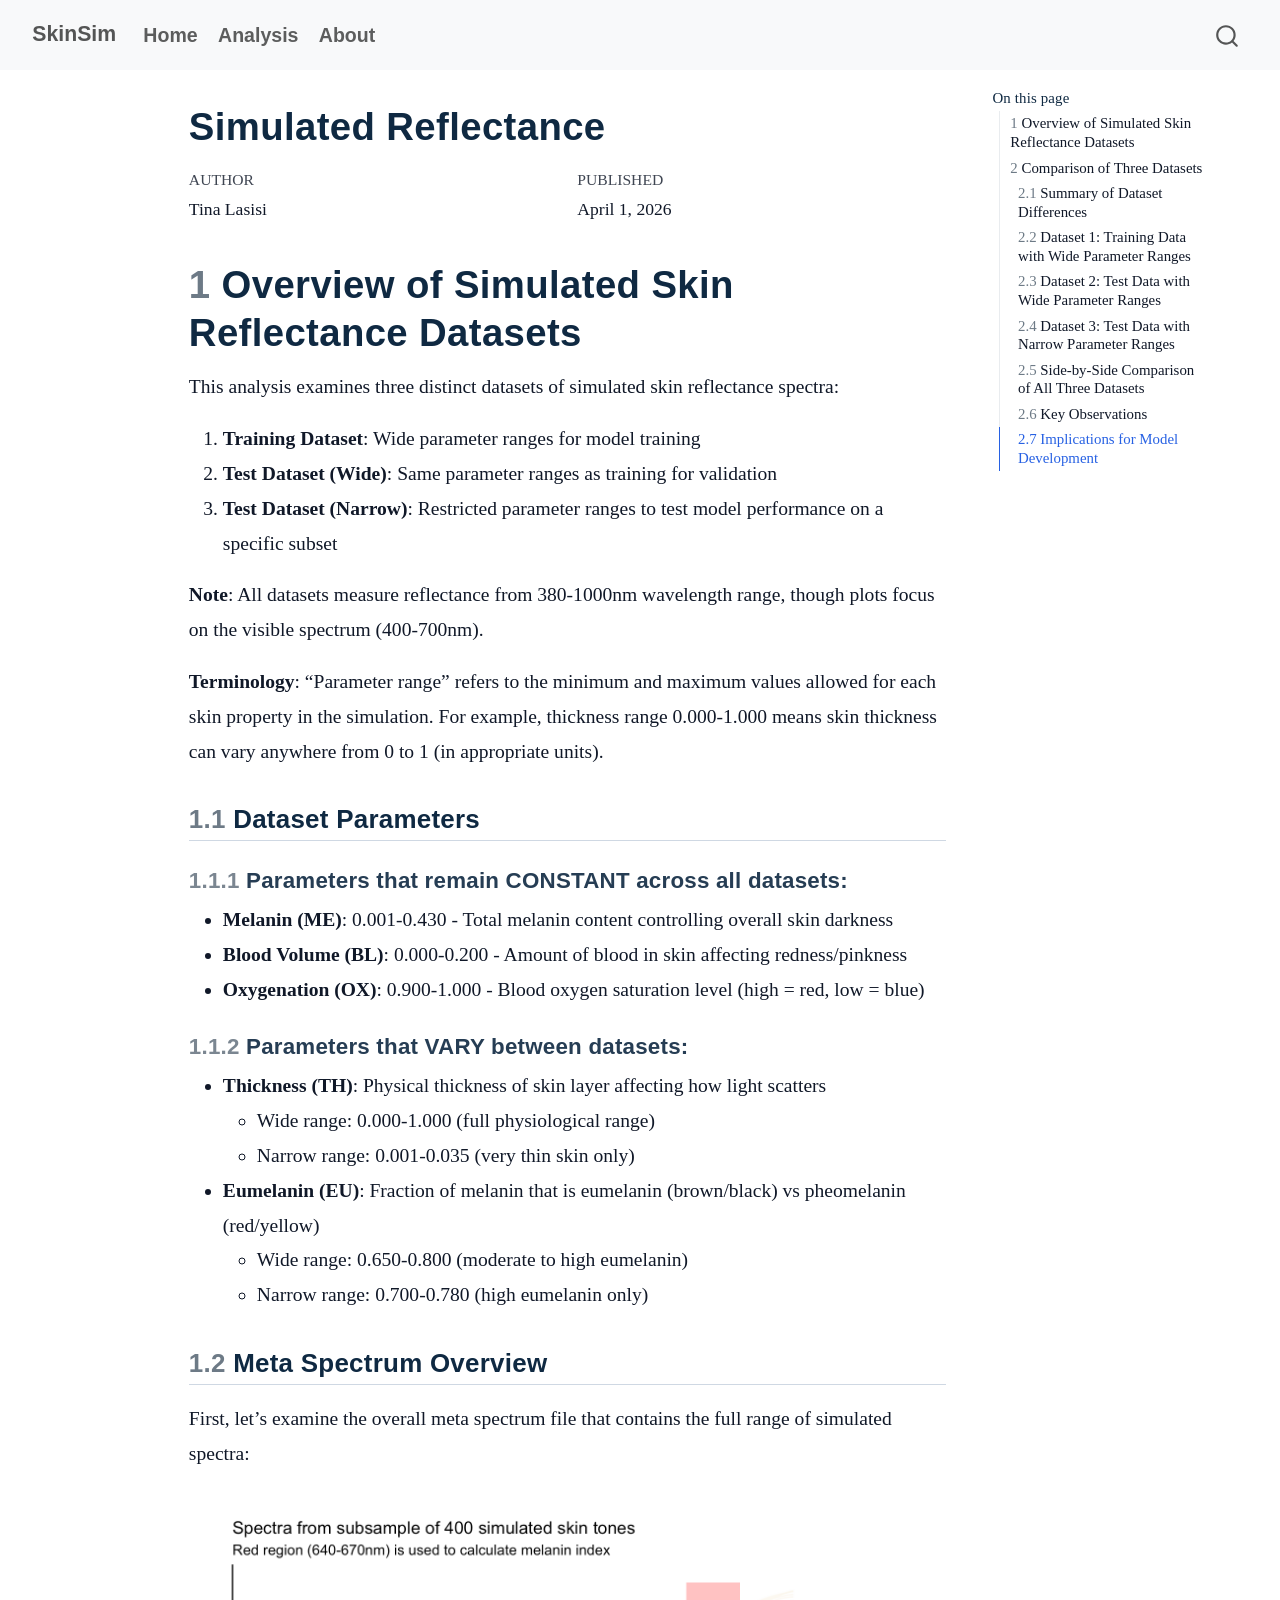
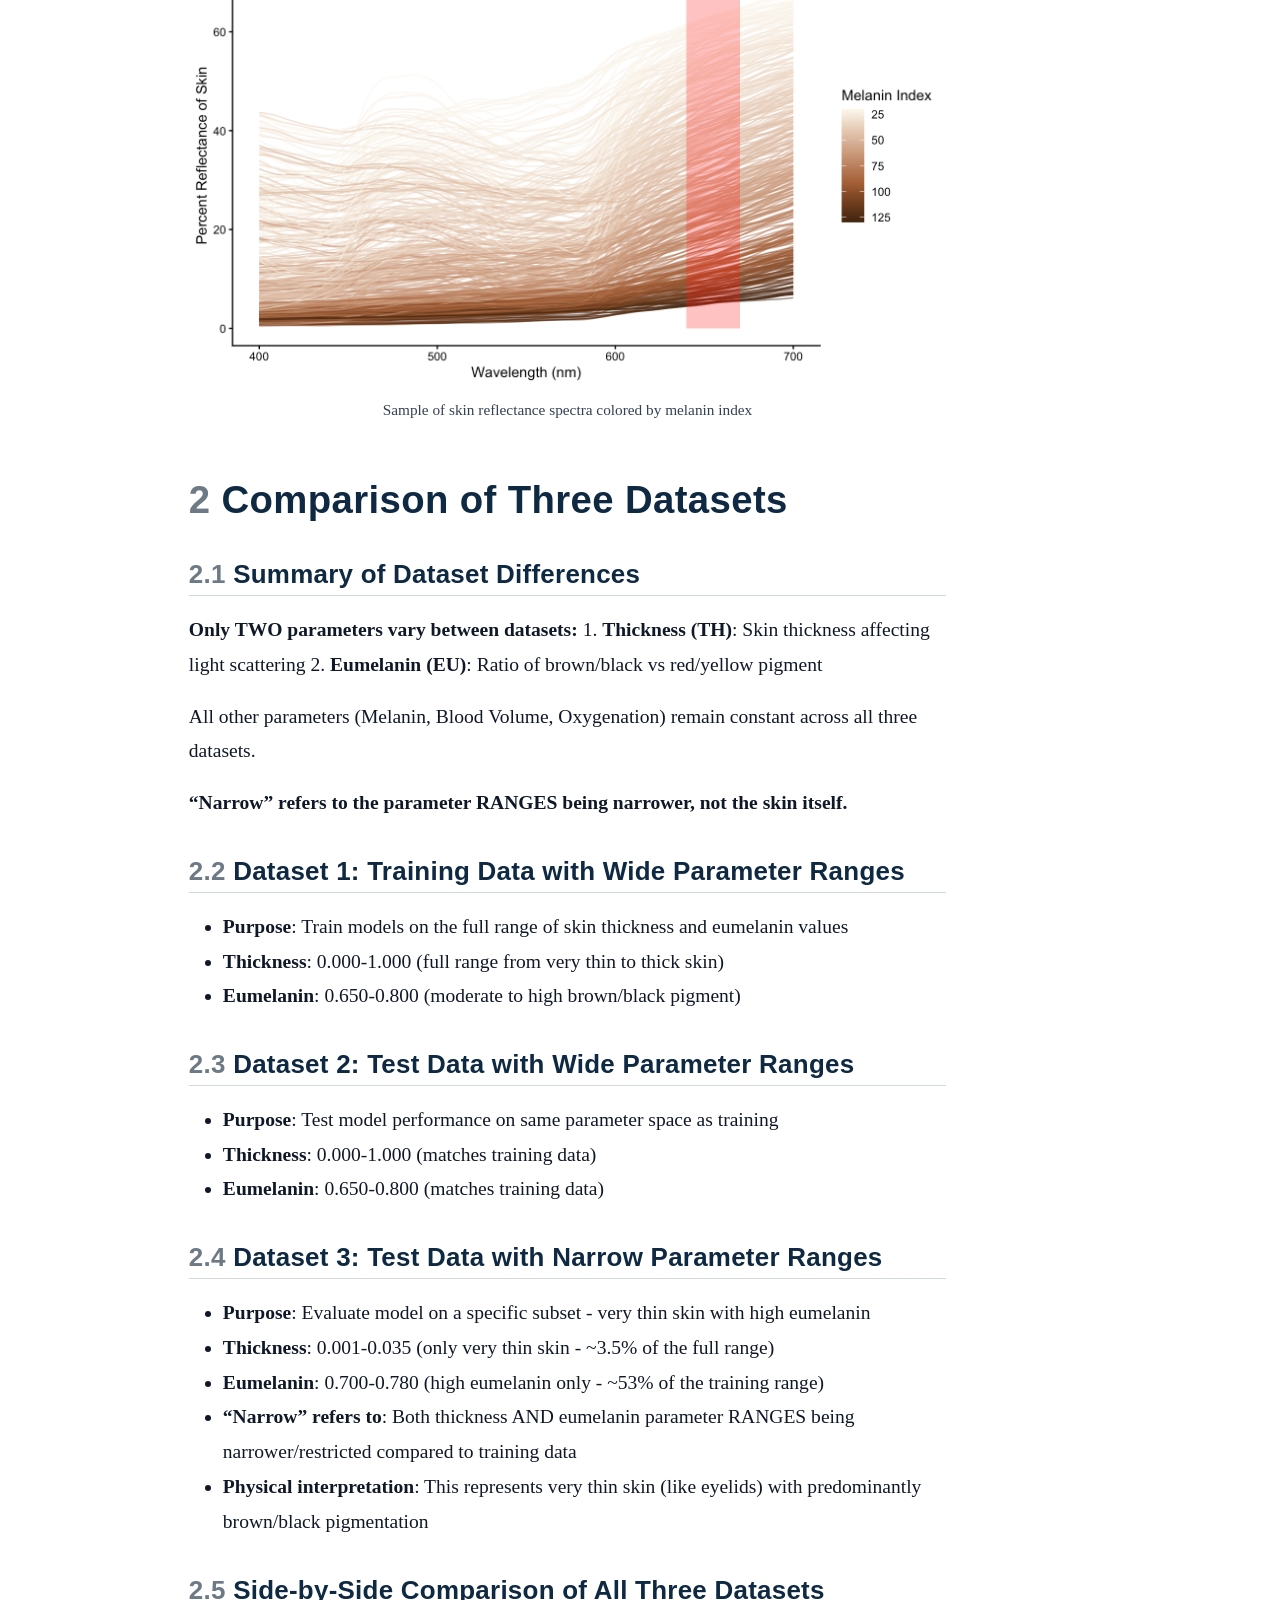
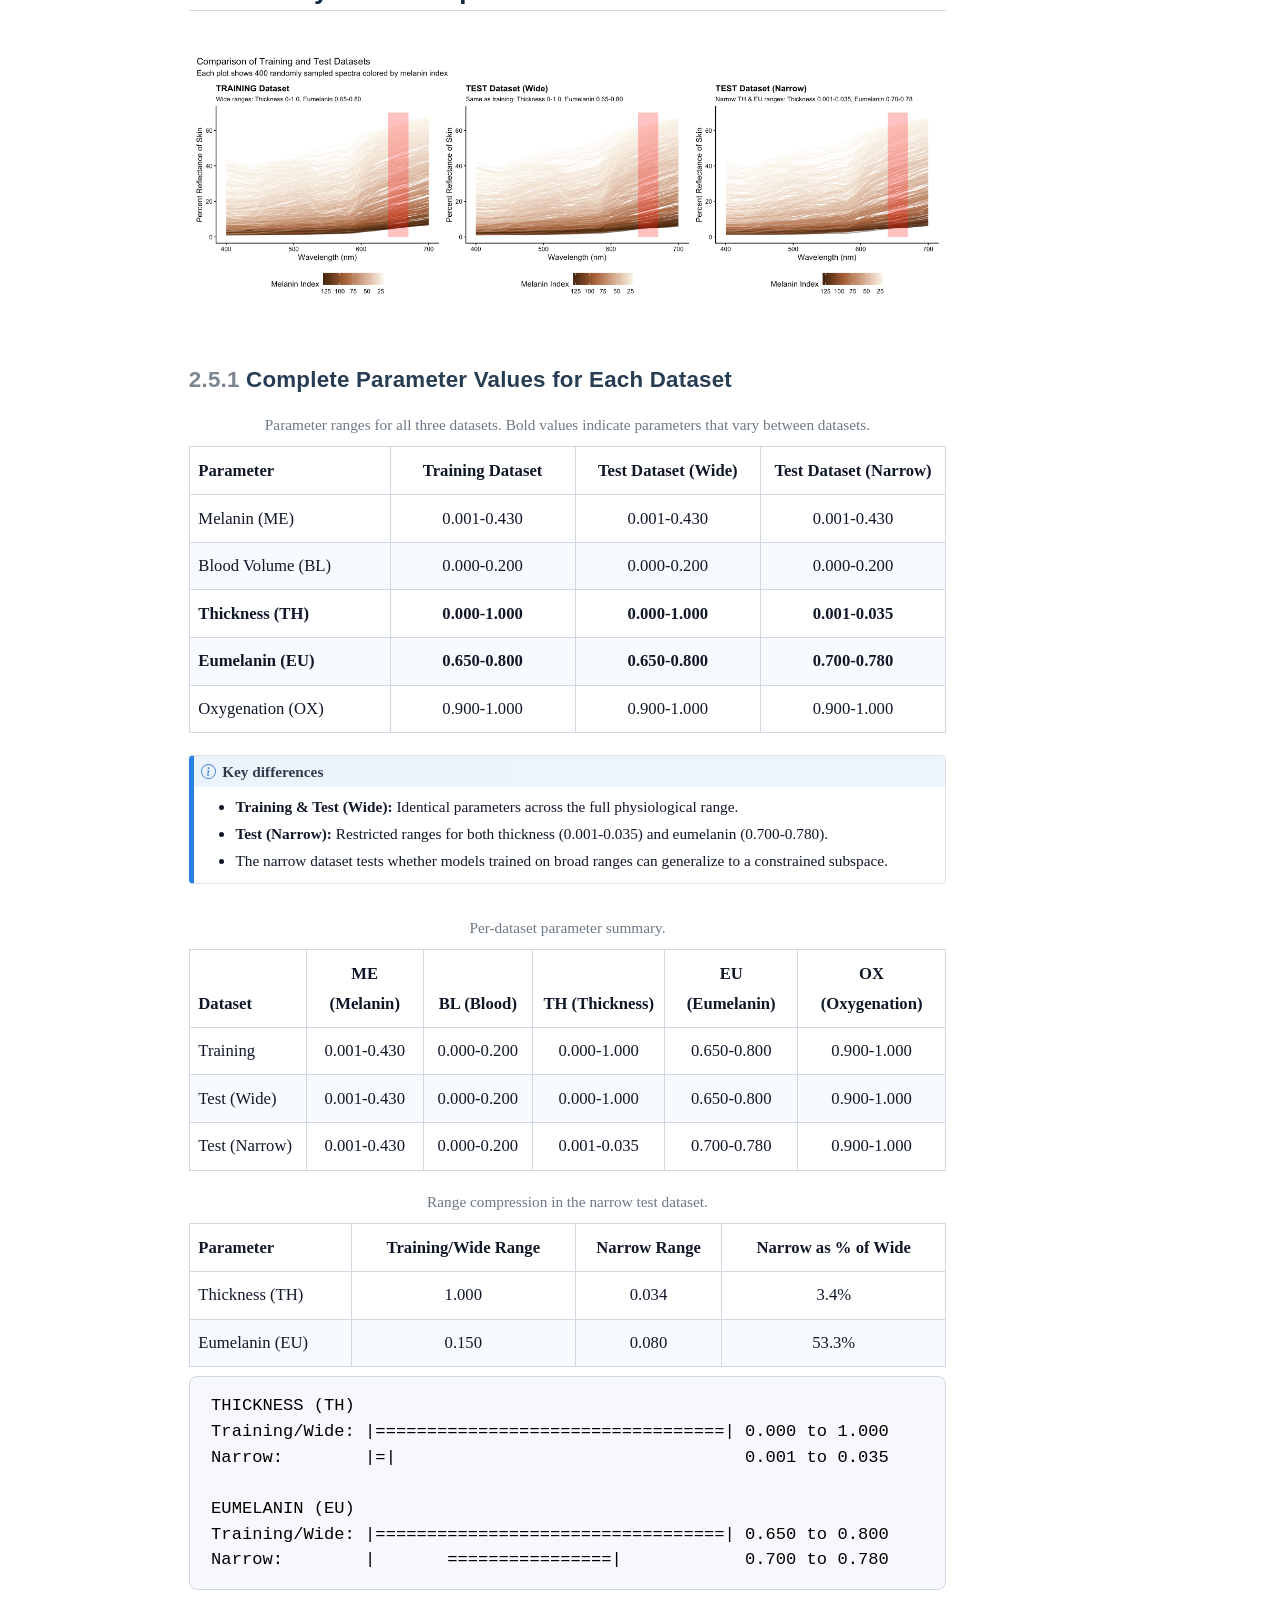
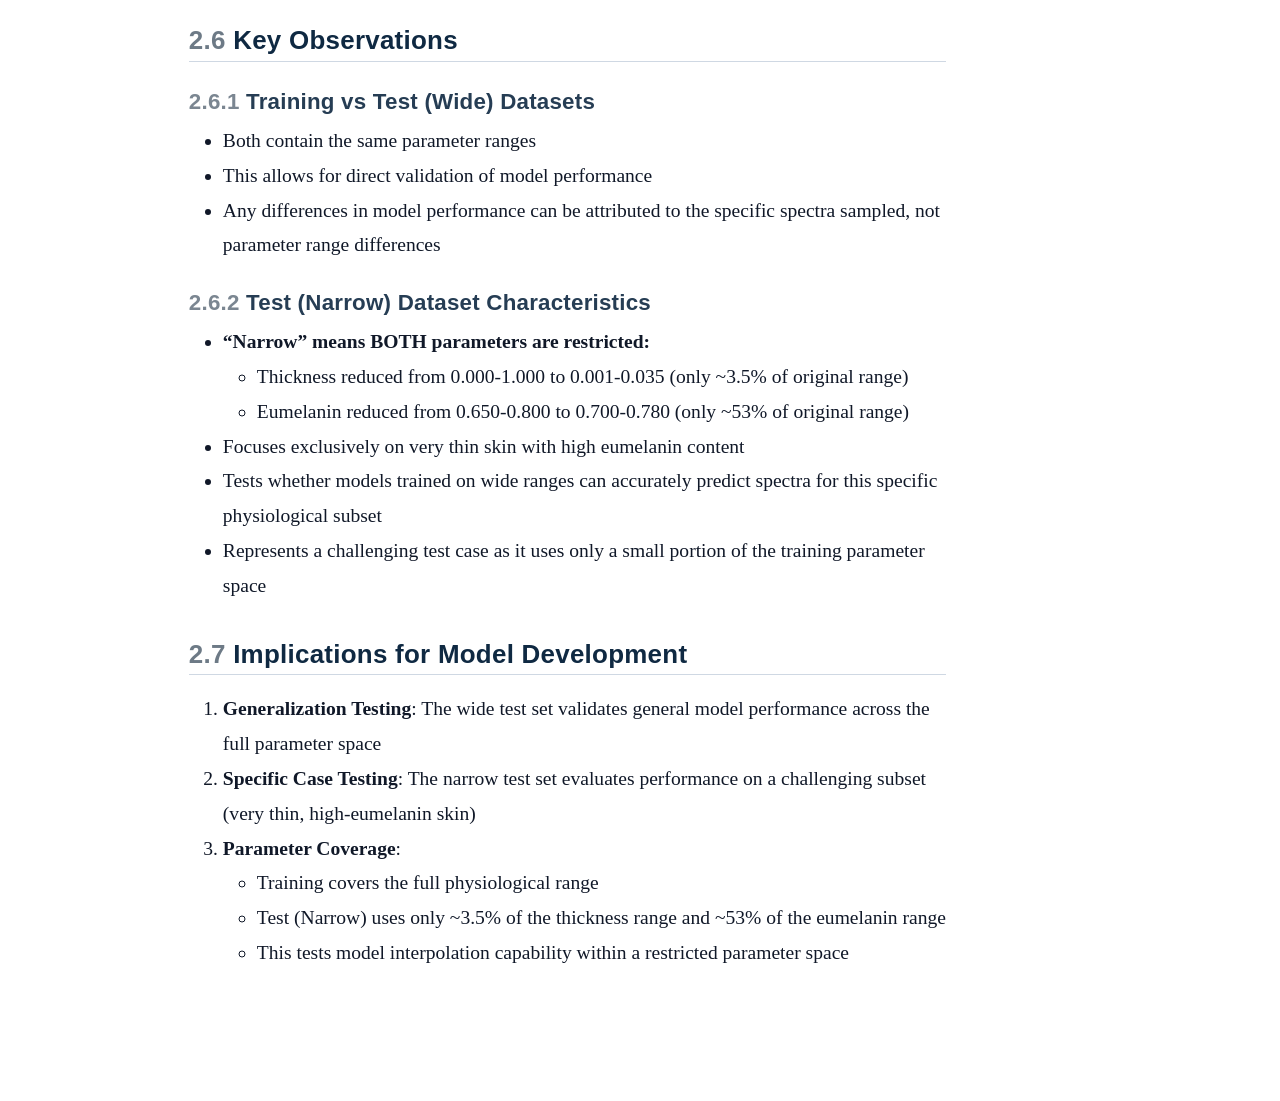
<file: docs/analysis/sim_data.html>
<!DOCTYPE html>
<html xmlns="http://www.w3.org/1999/xhtml" lang="en" xml:lang="en"><head>

<meta charset="utf-8">
<meta name="generator" content="quarto-1.8.26">

<meta name="viewport" content="width=device-width, initial-scale=1.0, user-scalable=yes">

<meta name="author" content="Tina Lasisi">
<meta name="dcterms.date" content="2026-04-01">

<title>Simulated Reflectance – SkinSim</title>
<style>
code{white-space: pre-wrap;}
span.smallcaps{font-variant: small-caps;}
div.columns{display: flex; gap: min(4vw, 1.5em);}
div.column{flex: auto; overflow-x: auto;}
div.hanging-indent{margin-left: 1.5em; text-indent: -1.5em;}
ul.task-list{list-style: none;}
ul.task-list li input[type="checkbox"] {
  width: 0.8em;
  margin: 0 0.8em 0.2em -1em; /* quarto-specific, see https://github.com/quarto-dev/quarto-cli/issues/4556 */ 
  vertical-align: middle;
}
</style>


<script src="../site_libs/quarto-nav/quarto-nav.js"></script>
<script src="../site_libs/quarto-nav/headroom.min.js"></script>
<script src="../site_libs/clipboard/clipboard.min.js"></script>
<script src="../site_libs/quarto-search/autocomplete.umd.js"></script>
<script src="../site_libs/quarto-search/fuse.min.js"></script>
<script src="../site_libs/quarto-search/quarto-search.js"></script>
<meta name="quarto:offset" content="../">
<script src="../site_libs/quarto-html/quarto.js" type="module"></script>
<script src="../site_libs/quarto-html/tabsets/tabsets.js" type="module"></script>
<script src="../site_libs/quarto-html/axe/axe-check.js" type="module"></script>
<script src="../site_libs/quarto-html/popper.min.js"></script>
<script src="../site_libs/quarto-html/tippy.umd.min.js"></script>
<script src="../site_libs/quarto-html/anchor.min.js"></script>
<link href="../site_libs/quarto-html/tippy.css" rel="stylesheet">
<link href="../site_libs/quarto-html/quarto-syntax-highlighting-587c61ba64f3a5504c4d52d930310e48.css" rel="stylesheet" id="quarto-text-highlighting-styles">
<script src="../site_libs/bootstrap/bootstrap.min.js"></script>
<link href="../site_libs/bootstrap/bootstrap-icons.css" rel="stylesheet">
<link href="../site_libs/bootstrap/bootstrap-5b4ad623e5705c0698d39aec6f10cf02.min.css" rel="stylesheet" append-hash="true" id="quarto-bootstrap" data-mode="light">
<script id="quarto-search-options" type="application/json">{
  "location": "navbar",
  "copy-button": false,
  "collapse-after": 3,
  "panel-placement": "end",
  "type": "overlay",
  "limit": 50,
  "keyboard-shortcut": [
    "f",
    "/",
    "s"
  ],
  "show-item-context": false,
  "language": {
    "search-no-results-text": "No results",
    "search-matching-documents-text": "matching documents",
    "search-copy-link-title": "Copy link to search",
    "search-hide-matches-text": "Hide additional matches",
    "search-more-match-text": "more match in this document",
    "search-more-matches-text": "more matches in this document",
    "search-clear-button-title": "Clear",
    "search-text-placeholder": "",
    "search-detached-cancel-button-title": "Cancel",
    "search-submit-button-title": "Submit",
    "search-label": "Search"
  }
}</script>


<link rel="stylesheet" href="../styles.css">
</head>

<body class="nav-fixed quarto-light">

<div id="quarto-search-results"></div>
  <header id="quarto-header" class="headroom fixed-top">
    <nav class="navbar navbar-expand-lg " data-bs-theme="dark">
      <div class="navbar-container container-fluid">
      <div class="navbar-brand-container mx-auto">
    <a class="navbar-brand" href="../index.html">
    <span class="navbar-title">SkinSim</span>
    </a>
  </div>
            <div id="quarto-search" class="" title="Search"></div>
          <button class="navbar-toggler" type="button" data-bs-toggle="collapse" data-bs-target="#navbarCollapse" aria-controls="navbarCollapse" role="menu" aria-expanded="false" aria-label="Toggle navigation" onclick="if (window.quartoToggleHeadroom) { window.quartoToggleHeadroom(); }">
  <span class="navbar-toggler-icon"></span>
</button>
          <div class="collapse navbar-collapse" id="navbarCollapse">
            <ul class="navbar-nav navbar-nav-scroll me-auto">
  <li class="nav-item">
    <a class="nav-link" href="../index.html"> 
<span class="menu-text">Home</span></a>
  </li>  
  <li class="nav-item">
    <a class="nav-link" href="../analysis/index.html"> 
<span class="menu-text">Analysis</span></a>
  </li>  
  <li class="nav-item">
    <a class="nav-link" href="../about.html"> 
<span class="menu-text">About</span></a>
  </li>  
</ul>
          </div> <!-- /navcollapse -->
            <div class="quarto-navbar-tools">
</div>
      </div> <!-- /container-fluid -->
    </nav>
</header>
<!-- content -->
<div id="quarto-content" class="quarto-container page-columns page-rows-contents page-layout-article page-navbar">
<!-- sidebar -->
<!-- margin-sidebar -->
    <div id="quarto-margin-sidebar" class="sidebar margin-sidebar">
        <nav id="TOC" role="doc-toc" class="toc-active">
    <h2 id="toc-title">On this page</h2>
   
  <ul>
  <li><a href="#overview-of-simulated-skin-reflectance-datasets" id="toc-overview-of-simulated-skin-reflectance-datasets" class="nav-link active" data-scroll-target="#overview-of-simulated-skin-reflectance-datasets"><span class="header-section-number">1</span> Overview of Simulated Skin Reflectance Datasets</a>
  <ul class="collapse">
  <li><a href="#dataset-parameters" id="toc-dataset-parameters" class="nav-link" data-scroll-target="#dataset-parameters"><span class="header-section-number">1.1</span> Dataset Parameters</a>
  <ul class="collapse">
  <li><a href="#parameters-that-remain-constant-across-all-datasets" id="toc-parameters-that-remain-constant-across-all-datasets" class="nav-link" data-scroll-target="#parameters-that-remain-constant-across-all-datasets"><span class="header-section-number">1.1.1</span> Parameters that remain CONSTANT across all datasets:</a></li>
  <li><a href="#parameters-that-vary-between-datasets" id="toc-parameters-that-vary-between-datasets" class="nav-link" data-scroll-target="#parameters-that-vary-between-datasets"><span class="header-section-number">1.1.2</span> Parameters that VARY between datasets:</a></li>
  </ul></li>
  <li><a href="#meta-spectrum-overview" id="toc-meta-spectrum-overview" class="nav-link" data-scroll-target="#meta-spectrum-overview"><span class="header-section-number">1.2</span> Meta Spectrum Overview</a></li>
  </ul></li>
  <li><a href="#comparison-of-three-datasets" id="toc-comparison-of-three-datasets" class="nav-link" data-scroll-target="#comparison-of-three-datasets"><span class="header-section-number">2</span> Comparison of Three Datasets</a>
  <ul class="collapse">
  <li><a href="#summary-of-dataset-differences" id="toc-summary-of-dataset-differences" class="nav-link" data-scroll-target="#summary-of-dataset-differences"><span class="header-section-number">2.1</span> Summary of Dataset Differences</a></li>
  <li><a href="#dataset-1-training-data-with-wide-parameter-ranges" id="toc-dataset-1-training-data-with-wide-parameter-ranges" class="nav-link" data-scroll-target="#dataset-1-training-data-with-wide-parameter-ranges"><span class="header-section-number">2.2</span> Dataset 1: Training Data with Wide Parameter Ranges</a></li>
  <li><a href="#dataset-2-test-data-with-wide-parameter-ranges" id="toc-dataset-2-test-data-with-wide-parameter-ranges" class="nav-link" data-scroll-target="#dataset-2-test-data-with-wide-parameter-ranges"><span class="header-section-number">2.3</span> Dataset 2: Test Data with Wide Parameter Ranges</a></li>
  <li><a href="#dataset-3-test-data-with-narrow-parameter-ranges" id="toc-dataset-3-test-data-with-narrow-parameter-ranges" class="nav-link" data-scroll-target="#dataset-3-test-data-with-narrow-parameter-ranges"><span class="header-section-number">2.4</span> Dataset 3: Test Data with Narrow Parameter Ranges</a></li>
  <li><a href="#side-by-side-comparison-of-all-three-datasets" id="toc-side-by-side-comparison-of-all-three-datasets" class="nav-link" data-scroll-target="#side-by-side-comparison-of-all-three-datasets"><span class="header-section-number">2.5</span> Side-by-Side Comparison of All Three Datasets</a>
  <ul class="collapse">
  <li><a href="#complete-parameter-values-for-each-dataset" id="toc-complete-parameter-values-for-each-dataset" class="nav-link" data-scroll-target="#complete-parameter-values-for-each-dataset"><span class="header-section-number">2.5.1</span> Complete Parameter Values for Each Dataset</a></li>
  </ul></li>
  <li><a href="#key-observations" id="toc-key-observations" class="nav-link" data-scroll-target="#key-observations"><span class="header-section-number">2.6</span> Key Observations</a>
  <ul class="collapse">
  <li><a href="#training-vs-test-wide-datasets" id="toc-training-vs-test-wide-datasets" class="nav-link" data-scroll-target="#training-vs-test-wide-datasets"><span class="header-section-number">2.6.1</span> Training vs Test (Wide) Datasets</a></li>
  <li><a href="#test-narrow-dataset-characteristics" id="toc-test-narrow-dataset-characteristics" class="nav-link" data-scroll-target="#test-narrow-dataset-characteristics"><span class="header-section-number">2.6.2</span> Test (Narrow) Dataset Characteristics</a></li>
  </ul></li>
  <li><a href="#implications-for-model-development" id="toc-implications-for-model-development" class="nav-link" data-scroll-target="#implications-for-model-development"><span class="header-section-number">2.7</span> Implications for Model Development</a></li>
  </ul></li>
  </ul>
</nav>
    </div>
<!-- main -->
<main class="content" id="quarto-document-content">

<header id="title-block-header" class="quarto-title-block default">
<div class="quarto-title">
<h1 class="title">Simulated Reflectance</h1>
</div>



<div class="quarto-title-meta">

    <div>
    <div class="quarto-title-meta-heading">Author</div>
    <div class="quarto-title-meta-contents">
             <p>Tina Lasisi </p>
          </div>
  </div>
    
    <div>
    <div class="quarto-title-meta-heading">Published</div>
    <div class="quarto-title-meta-contents">
      <p class="date">April 1, 2026</p>
    </div>
  </div>
  
    
  </div>
  


</header>


<section id="overview-of-simulated-skin-reflectance-datasets" class="level1" data-number="1">
<h1 data-number="1"><span class="header-section-number">1</span> Overview of Simulated Skin Reflectance Datasets</h1>
<p>This analysis examines three distinct datasets of simulated skin reflectance spectra:</p>
<ol type="1">
<li><strong>Training Dataset</strong>: Wide parameter ranges for model training</li>
<li><strong>Test Dataset (Wide)</strong>: Same parameter ranges as training for validation</li>
<li><strong>Test Dataset (Narrow)</strong>: Restricted parameter ranges to test model performance on a specific subset</li>
</ol>
<p><strong>Note</strong>: All datasets measure reflectance from 380-1000nm wavelength range, though plots focus on the visible spectrum (400-700nm).</p>
<p><strong>Terminology</strong>: “Parameter range” refers to the minimum and maximum values allowed for each skin property in the simulation. For example, thickness range 0.000-1.000 means skin thickness can vary anywhere from 0 to 1 (in appropriate units).</p>
<section id="dataset-parameters" class="level2" data-number="1.1">
<h2 data-number="1.1" class="anchored" data-anchor-id="dataset-parameters"><span class="header-section-number">1.1</span> Dataset Parameters</h2>
<section id="parameters-that-remain-constant-across-all-datasets" class="level3" data-number="1.1.1">
<h3 data-number="1.1.1" class="anchored" data-anchor-id="parameters-that-remain-constant-across-all-datasets"><span class="header-section-number">1.1.1</span> Parameters that remain CONSTANT across all datasets:</h3>
<ul>
<li><strong>Melanin (ME)</strong>: 0.001-0.430 - Total melanin content controlling overall skin darkness</li>
<li><strong>Blood Volume (BL)</strong>: 0.000-0.200 - Amount of blood in skin affecting redness/pinkness</li>
<li><strong>Oxygenation (OX)</strong>: 0.900-1.000 - Blood oxygen saturation level (high = red, low = blue)</li>
</ul>
</section>
<section id="parameters-that-vary-between-datasets" class="level3" data-number="1.1.2">
<h3 data-number="1.1.2" class="anchored" data-anchor-id="parameters-that-vary-between-datasets"><span class="header-section-number">1.1.2</span> Parameters that VARY between datasets:</h3>
<ul>
<li><strong>Thickness (TH)</strong>: Physical thickness of skin layer affecting how light scatters
<ul>
<li>Wide range: 0.000-1.000 (full physiological range)</li>
<li>Narrow range: 0.001-0.035 (very thin skin only)</li>
</ul></li>
<li><strong>Eumelanin (EU)</strong>: Fraction of melanin that is eumelanin (brown/black) vs pheomelanin (red/yellow)
<ul>
<li>Wide range: 0.650-0.800 (moderate to high eumelanin)</li>
<li>Narrow range: 0.700-0.780 (high eumelanin only)</li>
</ul></li>
</ul>
</section>
</section>
<section id="meta-spectrum-overview" class="level2" data-number="1.2">
<h2 data-number="1.2" class="anchored" data-anchor-id="meta-spectrum-overview"><span class="header-section-number">1.2</span> Meta Spectrum Overview</h2>
<p>First, let’s examine the overall meta spectrum file that contains the full range of simulated spectra:</p>
<div class="cell">
<div class="cell-output-display">
<div class="quarto-figure quarto-figure-center">
<figure class="figure">
<p><img src="sim_data_files/figure-html/meta-spectrum-plot-1.png" class="img-fluid figure-img" style="width:100.0%"></p>
<figcaption>Sample of skin reflectance spectra colored by melanin index</figcaption>
</figure>
</div>
</div>
</div>
</section>
</section>
<section id="comparison-of-three-datasets" class="level1" data-number="2">
<h1 data-number="2"><span class="header-section-number">2</span> Comparison of Three Datasets</h1>
<section id="summary-of-dataset-differences" class="level2" data-number="2.1">
<h2 data-number="2.1" class="anchored" data-anchor-id="summary-of-dataset-differences"><span class="header-section-number">2.1</span> Summary of Dataset Differences</h2>
<p><strong>Only TWO parameters vary between datasets:</strong> 1. <strong>Thickness (TH)</strong>: Skin thickness affecting light scattering 2. <strong>Eumelanin (EU)</strong>: Ratio of brown/black vs red/yellow pigment</p>
<p>All other parameters (Melanin, Blood Volume, Oxygenation) remain constant across all three datasets.</p>
<p><strong>“Narrow” refers to the parameter RANGES being narrower, not the skin itself.</strong></p>
</section>
<section id="dataset-1-training-data-with-wide-parameter-ranges" class="level2" data-number="2.2">
<h2 data-number="2.2" class="anchored" data-anchor-id="dataset-1-training-data-with-wide-parameter-ranges"><span class="header-section-number">2.2</span> Dataset 1: Training Data with Wide Parameter Ranges</h2>
<ul>
<li><strong>Purpose</strong>: Train models on the full range of skin thickness and eumelanin values</li>
<li><strong>Thickness</strong>: 0.000-1.000 (full range from very thin to thick skin)</li>
<li><strong>Eumelanin</strong>: 0.650-0.800 (moderate to high brown/black pigment)</li>
</ul>
</section>
<section id="dataset-2-test-data-with-wide-parameter-ranges" class="level2" data-number="2.3">
<h2 data-number="2.3" class="anchored" data-anchor-id="dataset-2-test-data-with-wide-parameter-ranges"><span class="header-section-number">2.3</span> Dataset 2: Test Data with Wide Parameter Ranges</h2>
<ul>
<li><strong>Purpose</strong>: Test model performance on same parameter space as training</li>
<li><strong>Thickness</strong>: 0.000-1.000 (matches training data)</li>
<li><strong>Eumelanin</strong>: 0.650-0.800 (matches training data)</li>
</ul>
</section>
<section id="dataset-3-test-data-with-narrow-parameter-ranges" class="level2" data-number="2.4">
<h2 data-number="2.4" class="anchored" data-anchor-id="dataset-3-test-data-with-narrow-parameter-ranges"><span class="header-section-number">2.4</span> Dataset 3: Test Data with Narrow Parameter Ranges</h2>
<ul>
<li><strong>Purpose</strong>: Evaluate model on a specific subset - very thin skin with high eumelanin</li>
<li><strong>Thickness</strong>: 0.001-0.035 (only very thin skin - ~3.5% of the full range)</li>
<li><strong>Eumelanin</strong>: 0.700-0.780 (high eumelanin only - ~53% of the training range)</li>
<li><strong>“Narrow” refers to</strong>: Both thickness AND eumelanin parameter RANGES being narrower/restricted compared to training data</li>
<li><strong>Physical interpretation</strong>: This represents very thin skin (like eyelids) with predominantly brown/black pigmentation</li>
</ul>
</section>
<section id="side-by-side-comparison-of-all-three-datasets" class="level2" data-number="2.5">
<h2 data-number="2.5" class="anchored" data-anchor-id="side-by-side-comparison-of-all-three-datasets"><span class="header-section-number">2.5</span> Side-by-Side Comparison of All Three Datasets</h2>
<div class="cell">
<div class="cell-output-display">
<div>
<figure class="figure">
<p><img src="sim_data_files/figure-html/three-plots-comparison-1.png" class="img-fluid figure-img" style="width:100.0%"></p>
</figure>
</div>
</div>
</div>
<section id="complete-parameter-values-for-each-dataset" class="level3" data-number="2.5.1">
<h3 data-number="2.5.1" class="anchored" data-anchor-id="complete-parameter-values-for-each-dataset"><span class="header-section-number">2.5.1</span> Complete Parameter Values for Each Dataset</h3>
<table class="caption-top table">
<caption>Parameter ranges for all three datasets. Bold values indicate parameters that vary between datasets.</caption>
<colgroup>
<col style="width: 26%">
<col style="width: 24%">
<col style="width: 24%">
<col style="width: 24%">
</colgroup>
<thead>
<tr class="header">
<th style="text-align: left;">Parameter</th>
<th style="text-align: center;">Training Dataset</th>
<th style="text-align: center;">Test Dataset (Wide)</th>
<th style="text-align: center;">Test Dataset (Narrow)</th>
</tr>
</thead>
<tbody>
<tr class="odd">
<td style="text-align: left;">Melanin (ME)</td>
<td style="text-align: center;">0.001-0.430</td>
<td style="text-align: center;">0.001-0.430</td>
<td style="text-align: center;">0.001-0.430</td>
</tr>
<tr class="even">
<td style="text-align: left;">Blood Volume (BL)</td>
<td style="text-align: center;">0.000-0.200</td>
<td style="text-align: center;">0.000-0.200</td>
<td style="text-align: center;">0.000-0.200</td>
</tr>
<tr class="odd">
<td style="text-align: left;"><strong>Thickness (TH)</strong></td>
<td style="text-align: center;"><strong>0.000-1.000</strong></td>
<td style="text-align: center;"><strong>0.000-1.000</strong></td>
<td style="text-align: center;"><strong>0.001-0.035</strong></td>
</tr>
<tr class="even">
<td style="text-align: left;"><strong>Eumelanin (EU)</strong></td>
<td style="text-align: center;"><strong>0.650-0.800</strong></td>
<td style="text-align: center;"><strong>0.650-0.800</strong></td>
<td style="text-align: center;"><strong>0.700-0.780</strong></td>
</tr>
<tr class="odd">
<td style="text-align: left;">Oxygenation (OX)</td>
<td style="text-align: center;">0.900-1.000</td>
<td style="text-align: center;">0.900-1.000</td>
<td style="text-align: center;">0.900-1.000</td>
</tr>
</tbody>
</table>
<div class="callout callout-style-default callout-note callout-titled">
<div class="callout-header d-flex align-content-center">
<div class="callout-icon-container">
<i class="callout-icon"></i>
</div>
<div class="callout-title-container flex-fill">
<span class="screen-reader-only">Note</span>Key differences
</div>
</div>
<div class="callout-body-container callout-body">
<ul>
<li><strong>Training &amp; Test (Wide):</strong> Identical parameters across the full physiological range.</li>
<li><strong>Test (Narrow):</strong> Restricted ranges for both thickness (0.001-0.035) and eumelanin (0.700-0.780).</li>
<li>The narrow dataset tests whether models trained on broad ranges can generalize to a constrained subspace.</li>
</ul>
</div>
</div>
<table class="caption-top table">
<caption>Per-dataset parameter summary.</caption>
<colgroup>
<col style="width: 15%">
<col style="width: 15%">
<col style="width: 14%">
<col style="width: 17%">
<col style="width: 17%">
<col style="width: 19%">
</colgroup>
<thead>
<tr class="header">
<th style="text-align: left;">Dataset</th>
<th style="text-align: center;">ME (Melanin)</th>
<th style="text-align: center;">BL (Blood)</th>
<th style="text-align: center;">TH (Thickness)</th>
<th style="text-align: center;">EU (Eumelanin)</th>
<th style="text-align: center;">OX (Oxygenation)</th>
</tr>
</thead>
<tbody>
<tr class="odd">
<td style="text-align: left;">Training</td>
<td style="text-align: center;">0.001-0.430</td>
<td style="text-align: center;">0.000-0.200</td>
<td style="text-align: center;">0.000-1.000</td>
<td style="text-align: center;">0.650-0.800</td>
<td style="text-align: center;">0.900-1.000</td>
</tr>
<tr class="even">
<td style="text-align: left;">Test (Wide)</td>
<td style="text-align: center;">0.001-0.430</td>
<td style="text-align: center;">0.000-0.200</td>
<td style="text-align: center;">0.000-1.000</td>
<td style="text-align: center;">0.650-0.800</td>
<td style="text-align: center;">0.900-1.000</td>
</tr>
<tr class="odd">
<td style="text-align: left;">Test (Narrow)</td>
<td style="text-align: center;">0.001-0.430</td>
<td style="text-align: center;">0.000-0.200</td>
<td style="text-align: center;">0.001-0.035</td>
<td style="text-align: center;">0.700-0.780</td>
<td style="text-align: center;">0.900-1.000</td>
</tr>
</tbody>
</table>
<table class="caption-top table">
<caption>Range compression in the narrow test dataset.</caption>
<colgroup>
<col style="width: 21%">
<col style="width: 29%">
<col style="width: 19%">
<col style="width: 29%">
</colgroup>
<thead>
<tr class="header">
<th style="text-align: left;">Parameter</th>
<th style="text-align: center;">Training/Wide Range</th>
<th style="text-align: center;">Narrow Range</th>
<th style="text-align: center;">Narrow as % of Wide</th>
</tr>
</thead>
<tbody>
<tr class="odd">
<td style="text-align: left;">Thickness (TH)</td>
<td style="text-align: center;">1.000</td>
<td style="text-align: center;">0.034</td>
<td style="text-align: center;">3.4%</td>
</tr>
<tr class="even">
<td style="text-align: left;">Eumelanin (EU)</td>
<td style="text-align: center;">0.150</td>
<td style="text-align: center;">0.080</td>
<td style="text-align: center;">53.3%</td>
</tr>
</tbody>
</table>
<pre class="text"><code>THICKNESS (TH)
Training/Wide: |==================================| 0.000 to 1.000
Narrow:        |=|                                  0.001 to 0.035

EUMELANIN (EU)
Training/Wide: |==================================| 0.650 to 0.800
Narrow:        |       ================|            0.700 to 0.780</code></pre>
</section>
</section>
<section id="key-observations" class="level2" data-number="2.6">
<h2 data-number="2.6" class="anchored" data-anchor-id="key-observations"><span class="header-section-number">2.6</span> Key Observations</h2>
<section id="training-vs-test-wide-datasets" class="level3" data-number="2.6.1">
<h3 data-number="2.6.1" class="anchored" data-anchor-id="training-vs-test-wide-datasets"><span class="header-section-number">2.6.1</span> Training vs Test (Wide) Datasets</h3>
<ul>
<li>Both contain the same parameter ranges</li>
<li>This allows for direct validation of model performance</li>
<li>Any differences in model performance can be attributed to the specific spectra sampled, not parameter range differences</li>
</ul>
</section>
<section id="test-narrow-dataset-characteristics" class="level3" data-number="2.6.2">
<h3 data-number="2.6.2" class="anchored" data-anchor-id="test-narrow-dataset-characteristics"><span class="header-section-number">2.6.2</span> Test (Narrow) Dataset Characteristics</h3>
<ul>
<li><strong>“Narrow” means BOTH parameters are restricted:</strong>
<ul>
<li>Thickness reduced from 0.000-1.000 to 0.001-0.035 (only ~3.5% of original range)</li>
<li>Eumelanin reduced from 0.650-0.800 to 0.700-0.780 (only ~53% of original range)</li>
</ul></li>
<li>Focuses exclusively on very thin skin with high eumelanin content</li>
<li>Tests whether models trained on wide ranges can accurately predict spectra for this specific physiological subset</li>
<li>Represents a challenging test case as it uses only a small portion of the training parameter space</li>
</ul>
</section>
</section>
<section id="implications-for-model-development" class="level2" data-number="2.7">
<h2 data-number="2.7" class="anchored" data-anchor-id="implications-for-model-development"><span class="header-section-number">2.7</span> Implications for Model Development</h2>
<ol type="1">
<li><strong>Generalization Testing</strong>: The wide test set validates general model performance across the full parameter space</li>
<li><strong>Specific Case Testing</strong>: The narrow test set evaluates performance on a challenging subset (very thin, high-eumelanin skin)</li>
<li><strong>Parameter Coverage</strong>:
<ul>
<li>Training covers the full physiological range</li>
<li>Test (Narrow) uses only ~3.5% of the thickness range and ~53% of the eumelanin range</li>
<li>This tests model interpolation capability within a restricted parameter space</li>
</ul></li>
</ol>


</section>
</section>

</main> <!-- /main -->
<script id="quarto-html-after-body" type="application/javascript">
  window.document.addEventListener("DOMContentLoaded", function (event) {
    const icon = "";
    const anchorJS = new window.AnchorJS();
    anchorJS.options = {
      placement: 'right',
      icon: icon
    };
    anchorJS.add('.anchored');
    const isCodeAnnotation = (el) => {
      for (const clz of el.classList) {
        if (clz.startsWith('code-annotation-')) {                     
          return true;
        }
      }
      return false;
    }
    const onCopySuccess = function(e) {
      // button target
      const button = e.trigger;
      // don't keep focus
      button.blur();
      // flash "checked"
      button.classList.add('code-copy-button-checked');
      var currentTitle = button.getAttribute("title");
      button.setAttribute("title", "Copied!");
      let tooltip;
      if (window.bootstrap) {
        button.setAttribute("data-bs-toggle", "tooltip");
        button.setAttribute("data-bs-placement", "left");
        button.setAttribute("data-bs-title", "Copied!");
        tooltip = new bootstrap.Tooltip(button, 
          { trigger: "manual", 
            customClass: "code-copy-button-tooltip",
            offset: [0, -8]});
        tooltip.show();    
      }
      setTimeout(function() {
        if (tooltip) {
          tooltip.hide();
          button.removeAttribute("data-bs-title");
          button.removeAttribute("data-bs-toggle");
          button.removeAttribute("data-bs-placement");
        }
        button.setAttribute("title", currentTitle);
        button.classList.remove('code-copy-button-checked');
      }, 1000);
      // clear code selection
      e.clearSelection();
    }
    const getTextToCopy = function(trigger) {
      const outerScaffold = trigger.parentElement.cloneNode(true);
      const codeEl = outerScaffold.querySelector('code');
      for (const childEl of codeEl.children) {
        if (isCodeAnnotation(childEl)) {
          childEl.remove();
        }
      }
      return codeEl.innerText;
    }
    const clipboard = new window.ClipboardJS('.code-copy-button:not([data-in-quarto-modal])', {
      text: getTextToCopy
    });
    clipboard.on('success', onCopySuccess);
    if (window.document.getElementById('quarto-embedded-source-code-modal')) {
      const clipboardModal = new window.ClipboardJS('.code-copy-button[data-in-quarto-modal]', {
        text: getTextToCopy,
        container: window.document.getElementById('quarto-embedded-source-code-modal')
      });
      clipboardModal.on('success', onCopySuccess);
    }
      var localhostRegex = new RegExp(/^(?:http|https):\/\/localhost\:?[0-9]*\//);
      var mailtoRegex = new RegExp(/^mailto:/);
        var filterRegex = new RegExp('/' + window.location.host + '/');
      var isInternal = (href) => {
          return filterRegex.test(href) || localhostRegex.test(href) || mailtoRegex.test(href);
      }
      // Inspect non-navigation links and adorn them if external
     var links = window.document.querySelectorAll('a[href]:not(.nav-link):not(.navbar-brand):not(.toc-action):not(.sidebar-link):not(.sidebar-item-toggle):not(.pagination-link):not(.no-external):not([aria-hidden]):not(.dropdown-item):not(.quarto-navigation-tool):not(.about-link)');
      for (var i=0; i<links.length; i++) {
        const link = links[i];
        if (!isInternal(link.href)) {
          // undo the damage that might have been done by quarto-nav.js in the case of
          // links that we want to consider external
          if (link.dataset.originalHref !== undefined) {
            link.href = link.dataset.originalHref;
          }
        }
      }
    function tippyHover(el, contentFn, onTriggerFn, onUntriggerFn) {
      const config = {
        allowHTML: true,
        maxWidth: 500,
        delay: 100,
        arrow: false,
        appendTo: function(el) {
            return el.parentElement;
        },
        interactive: true,
        interactiveBorder: 10,
        theme: 'quarto',
        placement: 'bottom-start',
      };
      if (contentFn) {
        config.content = contentFn;
      }
      if (onTriggerFn) {
        config.onTrigger = onTriggerFn;
      }
      if (onUntriggerFn) {
        config.onUntrigger = onUntriggerFn;
      }
      window.tippy(el, config); 
    }
    const noterefs = window.document.querySelectorAll('a[role="doc-noteref"]');
    for (var i=0; i<noterefs.length; i++) {
      const ref = noterefs[i];
      tippyHover(ref, function() {
        // use id or data attribute instead here
        let href = ref.getAttribute('data-footnote-href') || ref.getAttribute('href');
        try { href = new URL(href).hash; } catch {}
        const id = href.replace(/^#\/?/, "");
        const note = window.document.getElementById(id);
        if (note) {
          return note.innerHTML;
        } else {
          return "";
        }
      });
    }
    const xrefs = window.document.querySelectorAll('a.quarto-xref');
    const processXRef = (id, note) => {
      // Strip column container classes
      const stripColumnClz = (el) => {
        el.classList.remove("page-full", "page-columns");
        if (el.children) {
          for (const child of el.children) {
            stripColumnClz(child);
          }
        }
      }
      stripColumnClz(note)
      if (id === null || id.startsWith('sec-')) {
        // Special case sections, only their first couple elements
        const container = document.createElement("div");
        if (note.children && note.children.length > 2) {
          container.appendChild(note.children[0].cloneNode(true));
          for (let i = 1; i < note.children.length; i++) {
            const child = note.children[i];
            if (child.tagName === "P" && child.innerText === "") {
              continue;
            } else {
              container.appendChild(child.cloneNode(true));
              break;
            }
          }
          if (window.Quarto?.typesetMath) {
            window.Quarto.typesetMath(container);
          }
          return container.innerHTML
        } else {
          if (window.Quarto?.typesetMath) {
            window.Quarto.typesetMath(note);
          }
          return note.innerHTML;
        }
      } else {
        // Remove any anchor links if they are present
        const anchorLink = note.querySelector('a.anchorjs-link');
        if (anchorLink) {
          anchorLink.remove();
        }
        if (window.Quarto?.typesetMath) {
          window.Quarto.typesetMath(note);
        }
        if (note.classList.contains("callout")) {
          return note.outerHTML;
        } else {
          return note.innerHTML;
        }
      }
    }
    for (var i=0; i<xrefs.length; i++) {
      const xref = xrefs[i];
      tippyHover(xref, undefined, function(instance) {
        instance.disable();
        let url = xref.getAttribute('href');
        let hash = undefined; 
        if (url.startsWith('#')) {
          hash = url;
        } else {
          try { hash = new URL(url).hash; } catch {}
        }
        if (hash) {
          const id = hash.replace(/^#\/?/, "");
          const note = window.document.getElementById(id);
          if (note !== null) {
            try {
              const html = processXRef(id, note.cloneNode(true));
              instance.setContent(html);
            } finally {
              instance.enable();
              instance.show();
            }
          } else {
            // See if we can fetch this
            fetch(url.split('#')[0])
            .then(res => res.text())
            .then(html => {
              const parser = new DOMParser();
              const htmlDoc = parser.parseFromString(html, "text/html");
              const note = htmlDoc.getElementById(id);
              if (note !== null) {
                const html = processXRef(id, note);
                instance.setContent(html);
              } 
            }).finally(() => {
              instance.enable();
              instance.show();
            });
          }
        } else {
          // See if we can fetch a full url (with no hash to target)
          // This is a special case and we should probably do some content thinning / targeting
          fetch(url)
          .then(res => res.text())
          .then(html => {
            const parser = new DOMParser();
            const htmlDoc = parser.parseFromString(html, "text/html");
            const note = htmlDoc.querySelector('main.content');
            if (note !== null) {
              // This should only happen for chapter cross references
              // (since there is no id in the URL)
              // remove the first header
              if (note.children.length > 0 && note.children[0].tagName === "HEADER") {
                note.children[0].remove();
              }
              const html = processXRef(null, note);
              instance.setContent(html);
            } 
          }).finally(() => {
            instance.enable();
            instance.show();
          });
        }
      }, function(instance) {
      });
    }
        let selectedAnnoteEl;
        const selectorForAnnotation = ( cell, annotation) => {
          let cellAttr = 'data-code-cell="' + cell + '"';
          let lineAttr = 'data-code-annotation="' +  annotation + '"';
          const selector = 'span[' + cellAttr + '][' + lineAttr + ']';
          return selector;
        }
        const selectCodeLines = (annoteEl) => {
          const doc = window.document;
          const targetCell = annoteEl.getAttribute("data-target-cell");
          const targetAnnotation = annoteEl.getAttribute("data-target-annotation");
          const annoteSpan = window.document.querySelector(selectorForAnnotation(targetCell, targetAnnotation));
          const lines = annoteSpan.getAttribute("data-code-lines").split(",");
          const lineIds = lines.map((line) => {
            return targetCell + "-" + line;
          })
          let top = null;
          let height = null;
          let parent = null;
          if (lineIds.length > 0) {
              //compute the position of the single el (top and bottom and make a div)
              const el = window.document.getElementById(lineIds[0]);
              top = el.offsetTop;
              height = el.offsetHeight;
              parent = el.parentElement.parentElement;
            if (lineIds.length > 1) {
              const lastEl = window.document.getElementById(lineIds[lineIds.length - 1]);
              const bottom = lastEl.offsetTop + lastEl.offsetHeight;
              height = bottom - top;
            }
            if (top !== null && height !== null && parent !== null) {
              // cook up a div (if necessary) and position it 
              let div = window.document.getElementById("code-annotation-line-highlight");
              if (div === null) {
                div = window.document.createElement("div");
                div.setAttribute("id", "code-annotation-line-highlight");
                div.style.position = 'absolute';
                parent.appendChild(div);
              }
              div.style.top = top - 2 + "px";
              div.style.height = height + 4 + "px";
              div.style.left = 0;
              let gutterDiv = window.document.getElementById("code-annotation-line-highlight-gutter");
              if (gutterDiv === null) {
                gutterDiv = window.document.createElement("div");
                gutterDiv.setAttribute("id", "code-annotation-line-highlight-gutter");
                gutterDiv.style.position = 'absolute';
                const codeCell = window.document.getElementById(targetCell);
                const gutter = codeCell.querySelector('.code-annotation-gutter');
                gutter.appendChild(gutterDiv);
              }
              gutterDiv.style.top = top - 2 + "px";
              gutterDiv.style.height = height + 4 + "px";
            }
            selectedAnnoteEl = annoteEl;
          }
        };
        const unselectCodeLines = () => {
          const elementsIds = ["code-annotation-line-highlight", "code-annotation-line-highlight-gutter"];
          elementsIds.forEach((elId) => {
            const div = window.document.getElementById(elId);
            if (div) {
              div.remove();
            }
          });
          selectedAnnoteEl = undefined;
        };
          // Handle positioning of the toggle
      window.addEventListener(
        "resize",
        throttle(() => {
          elRect = undefined;
          if (selectedAnnoteEl) {
            selectCodeLines(selectedAnnoteEl);
          }
        }, 10)
      );
      function throttle(fn, ms) {
      let throttle = false;
      let timer;
        return (...args) => {
          if(!throttle) { // first call gets through
              fn.apply(this, args);
              throttle = true;
          } else { // all the others get throttled
              if(timer) clearTimeout(timer); // cancel #2
              timer = setTimeout(() => {
                fn.apply(this, args);
                timer = throttle = false;
              }, ms);
          }
        };
      }
        // Attach click handler to the DT
        const annoteDls = window.document.querySelectorAll('dt[data-target-cell]');
        for (const annoteDlNode of annoteDls) {
          annoteDlNode.addEventListener('click', (event) => {
            const clickedEl = event.target;
            if (clickedEl !== selectedAnnoteEl) {
              unselectCodeLines();
              const activeEl = window.document.querySelector('dt[data-target-cell].code-annotation-active');
              if (activeEl) {
                activeEl.classList.remove('code-annotation-active');
              }
              selectCodeLines(clickedEl);
              clickedEl.classList.add('code-annotation-active');
            } else {
              // Unselect the line
              unselectCodeLines();
              clickedEl.classList.remove('code-annotation-active');
            }
          });
        }
    const findCites = (el) => {
      const parentEl = el.parentElement;
      if (parentEl) {
        const cites = parentEl.dataset.cites;
        if (cites) {
          return {
            el,
            cites: cites.split(' ')
          };
        } else {
          return findCites(el.parentElement)
        }
      } else {
        return undefined;
      }
    };
    var bibliorefs = window.document.querySelectorAll('a[role="doc-biblioref"]');
    for (var i=0; i<bibliorefs.length; i++) {
      const ref = bibliorefs[i];
      const citeInfo = findCites(ref);
      if (citeInfo) {
        tippyHover(citeInfo.el, function() {
          var popup = window.document.createElement('div');
          citeInfo.cites.forEach(function(cite) {
            var citeDiv = window.document.createElement('div');
            citeDiv.classList.add('hanging-indent');
            citeDiv.classList.add('csl-entry');
            var biblioDiv = window.document.getElementById('ref-' + cite);
            if (biblioDiv) {
              citeDiv.innerHTML = biblioDiv.innerHTML;
            }
            popup.appendChild(citeDiv);
          });
          return popup.innerHTML;
        });
      }
    }
  });
  </script>
</div> <!-- /content -->




</body></html>
</file>
<file: docs/site_libs/quarto-html/tippy.css>
.tippy-box[data-animation=fade][data-state=hidden]{opacity:0}[data-tippy-root]{max-width:calc(100vw - 10px)}.tippy-box{position:relative;background-color:#333;color:#fff;border-radius:4px;font-size:14px;line-height:1.4;white-space:normal;outline:0;transition-property:transform,visibility,opacity}.tippy-box[data-placement^=top]>.tippy-arrow{bottom:0}.tippy-box[data-placement^=top]>.tippy-arrow:before{bottom:-7px;left:0;border-width:8px 8px 0;border-top-color:initial;transform-origin:center top}.tippy-box[data-placement^=bottom]>.tippy-arrow{top:0}.tippy-box[data-placement^=bottom]>.tippy-arrow:before{top:-7px;left:0;border-width:0 8px 8px;border-bottom-color:initial;transform-origin:center bottom}.tippy-box[data-placement^=left]>.tippy-arrow{right:0}.tippy-box[data-placement^=left]>.tippy-arrow:before{border-width:8px 0 8px 8px;border-left-color:initial;right:-7px;transform-origin:center left}.tippy-box[data-placement^=right]>.tippy-arrow{left:0}.tippy-box[data-placement^=right]>.tippy-arrow:before{left:-7px;border-width:8px 8px 8px 0;border-right-color:initial;transform-origin:center right}.tippy-box[data-inertia][data-state=visible]{transition-timing-function:cubic-bezier(.54,1.5,.38,1.11)}.tippy-arrow{width:16px;height:16px;color:#333}.tippy-arrow:before{content:"";position:absolute;border-color:transparent;border-style:solid}.tippy-content{position:relative;padding:5px 9px;z-index:1}
</file>
<file: docs/site_libs/quarto-html/quarto-syntax-highlighting-587c61ba64f3a5504c4d52d930310e48.css>
/* quarto syntax highlight colors */
:root {
  --quarto-hl-ot-color: #003B4F;
  --quarto-hl-at-color: #657422;
  --quarto-hl-ss-color: #20794D;
  --quarto-hl-an-color: #5E5E5E;
  --quarto-hl-fu-color: #4758AB;
  --quarto-hl-st-color: #20794D;
  --quarto-hl-cf-color: #003B4F;
  --quarto-hl-op-color: #5E5E5E;
  --quarto-hl-er-color: #AD0000;
  --quarto-hl-bn-color: #AD0000;
  --quarto-hl-al-color: #AD0000;
  --quarto-hl-va-color: #111111;
  --quarto-hl-bu-color: inherit;
  --quarto-hl-ex-color: inherit;
  --quarto-hl-pp-color: #AD0000;
  --quarto-hl-in-color: #5E5E5E;
  --quarto-hl-vs-color: #20794D;
  --quarto-hl-wa-color: #5E5E5E;
  --quarto-hl-do-color: #5E5E5E;
  --quarto-hl-im-color: #00769E;
  --quarto-hl-ch-color: #20794D;
  --quarto-hl-dt-color: #AD0000;
  --quarto-hl-fl-color: #AD0000;
  --quarto-hl-co-color: #5E5E5E;
  --quarto-hl-cv-color: #5E5E5E;
  --quarto-hl-cn-color: #8f5902;
  --quarto-hl-sc-color: #5E5E5E;
  --quarto-hl-dv-color: #AD0000;
  --quarto-hl-kw-color: #003B4F;
}

/* other quarto variables */
:root {
  --quarto-font-monospace: SFMono-Regular, Menlo, Monaco, Consolas, "Liberation Mono", "Courier New", monospace;
}

/* syntax highlight based on Pandoc's rules */
pre > code.sourceCode > span {
  color: #003B4F;
}

code.sourceCode > span {
  color: #003B4F;
}

div.sourceCode,
div.sourceCode pre.sourceCode {
  color: #003B4F;
}

/* Normal */
code span {
  color: #003B4F;
}

/* Alert */
code span.al {
  color: #AD0000;
  font-style: inherit;
}

/* Annotation */
code span.an {
  color: #5E5E5E;
  font-style: inherit;
}

/* Attribute */
code span.at {
  color: #657422;
  font-style: inherit;
}

/* BaseN */
code span.bn {
  color: #AD0000;
  font-style: inherit;
}

/* BuiltIn */
code span.bu {
  font-style: inherit;
}

/* ControlFlow */
code span.cf {
  color: #003B4F;
  font-weight: bold;
  font-style: inherit;
}

/* Char */
code span.ch {
  color: #20794D;
  font-style: inherit;
}

/* Constant */
code span.cn {
  color: #8f5902;
  font-style: inherit;
}

/* Comment */
code span.co {
  color: #5E5E5E;
  font-style: inherit;
}

/* CommentVar */
code span.cv {
  color: #5E5E5E;
  font-style: italic;
}

/* Documentation */
code span.do {
  color: #5E5E5E;
  font-style: italic;
}

/* DataType */
code span.dt {
  color: #AD0000;
  font-style: inherit;
}

/* DecVal */
code span.dv {
  color: #AD0000;
  font-style: inherit;
}

/* Error */
code span.er {
  color: #AD0000;
  font-style: inherit;
}

/* Extension */
code span.ex {
  font-style: inherit;
}

/* Float */
code span.fl {
  color: #AD0000;
  font-style: inherit;
}

/* Function */
code span.fu {
  color: #4758AB;
  font-style: inherit;
}

/* Import */
code span.im {
  color: #00769E;
  font-style: inherit;
}

/* Information */
code span.in {
  color: #5E5E5E;
  font-style: inherit;
}

/* Keyword */
code span.kw {
  color: #003B4F;
  font-weight: bold;
  font-style: inherit;
}

/* Operator */
code span.op {
  color: #5E5E5E;
  font-style: inherit;
}

/* Other */
code span.ot {
  color: #003B4F;
  font-style: inherit;
}

/* Preprocessor */
code span.pp {
  color: #AD0000;
  font-style: inherit;
}

/* SpecialChar */
code span.sc {
  color: #5E5E5E;
  font-style: inherit;
}

/* SpecialString */
code span.ss {
  color: #20794D;
  font-style: inherit;
}

/* String */
code span.st {
  color: #20794D;
  font-style: inherit;
}

/* Variable */
code span.va {
  color: #111111;
  font-style: inherit;
}

/* VerbatimString */
code span.vs {
  color: #20794D;
  font-style: inherit;
}

/* Warning */
code span.wa {
  color: #5E5E5E;
  font-style: italic;
}

.prevent-inlining {
  content: "</";
}

/*# sourceMappingURL=2dce1cc6c82594539e1579de68416b47.css.map */
</file>
<file: docs/styles.css>
/* Scientific research style */

:root {
  --paper-bg: #ffffff;
  --ink: #101828;
  --muted-ink: #344054;
  --accent: #005ea8;
  --accent-strong: #004a86;
  --border: #cfd8e3;
  --code-bg: #f6f8fb;
  --panel-bg: #f9fbff;
}

body {
  background: var(--paper-bg);
  color: var(--ink);
  font-family: "Source Serif 4", "Noto Serif", Georgia, serif;
  font-size: clamp(17px, 1rem + 0.2vw, 20px);
  line-height: 1.78;
  text-rendering: optimizeLegibility;
}

main.content {
  max-width: 1020px;
  padding: 0 1rem 2rem;
}

h1,
h2,
h3,
h4 {
  color: #0f2942;
  font-family: "IBM Plex Sans", "Noto Sans", "Segoe UI", sans-serif;
  font-weight: 700;
  letter-spacing: 0.01em;
  line-height: 1.25;
}

h1 {
  font-size: clamp(1.9rem, 1.5rem + 1vw, 2.35rem);
  margin-bottom: 0.8rem;
}

h2 {
  font-size: clamp(1.35rem, 1.15rem + 0.5vw, 1.7rem);
  border-bottom: 1px solid var(--border);
  padding-bottom: 0.25rem;
  margin-top: 2rem;
}

h3 {
  font-size: clamp(1.15rem, 1.05rem + 0.35vw, 1.35rem);
}

p,
li {
  color: var(--ink);
}

a {
  color: var(--accent);
  text-underline-offset: 2px;
  text-decoration-thickness: 0.08em;
}

a:hover {
  color: var(--accent-strong);
}

a:focus-visible,
button:focus-visible,
input:focus-visible,
select:focus-visible,
textarea:focus-visible {
  outline: 3px solid #ffbf47;
  outline-offset: 2px;
  border-radius: 2px;
}

/* Improve legibility of analysis outputs */
table {
  width: 100%;
  border-collapse: collapse;
  margin: 1.25rem 0;
  font-size: 0.98rem;
  background: #ffffff;
}

th,
td {
  border: 1px solid var(--border);
  padding: 0.5rem 0.7rem;
  text-align: left;
}

th {
  background: #e6eef9;
  color: #122842;
}

tbody tr:nth-child(even) {
  background: #f7fafe;
}

pre,
code {
  font-family: "IBM Plex Mono", "SFMono-Regular", Menlo, monospace;
}

code {
  font-size: 0.92em;
}

pre {
  background: var(--code-bg);
  border: 1px solid var(--border);
  border-radius: 8px;
  padding: 0.85rem 1rem;
  overflow-x: auto;
}

blockquote {
  border-left: 4px solid #99b8da;
  margin: 1.1rem 0;
  padding: 0.35rem 1rem;
  background: var(--panel-bg);
  color: #223a53;
}

figure {
  margin: 1.5rem auto;
}

figcaption,
.quarto-figure-caption {
  color: var(--muted-ink);
  font-size: 0.9rem;
  text-align: center;
}

.math.display {
  padding: 0.5rem 0.75rem;
  background: #f4f7fb;
  border-left: 3px solid #9ab4d0;
}

/* Keep navbar readable against bootstrap dark theme */
.navbar .nav-link,
.navbar .navbar-brand,
.navbar .menu-text {
  font-family: "IBM Plex Sans", "Noto Sans", "Segoe UI", sans-serif;
  font-weight: 600;
}

.navbar .nav-link {
  opacity: 0.95;
}

.navbar .nav-link:hover,
.navbar .nav-link:focus {
  opacity: 1;
  text-decoration: underline;
  text-underline-offset: 3px;
}

@media (max-width: 768px) {
  body {
    line-height: 1.7;
  }

  main.content {
    padding: 0 0.85rem 1.25rem;
  }

  table {
    display: block;
    overflow-x: auto;
    white-space: nowrap;
  }
}
</file>
